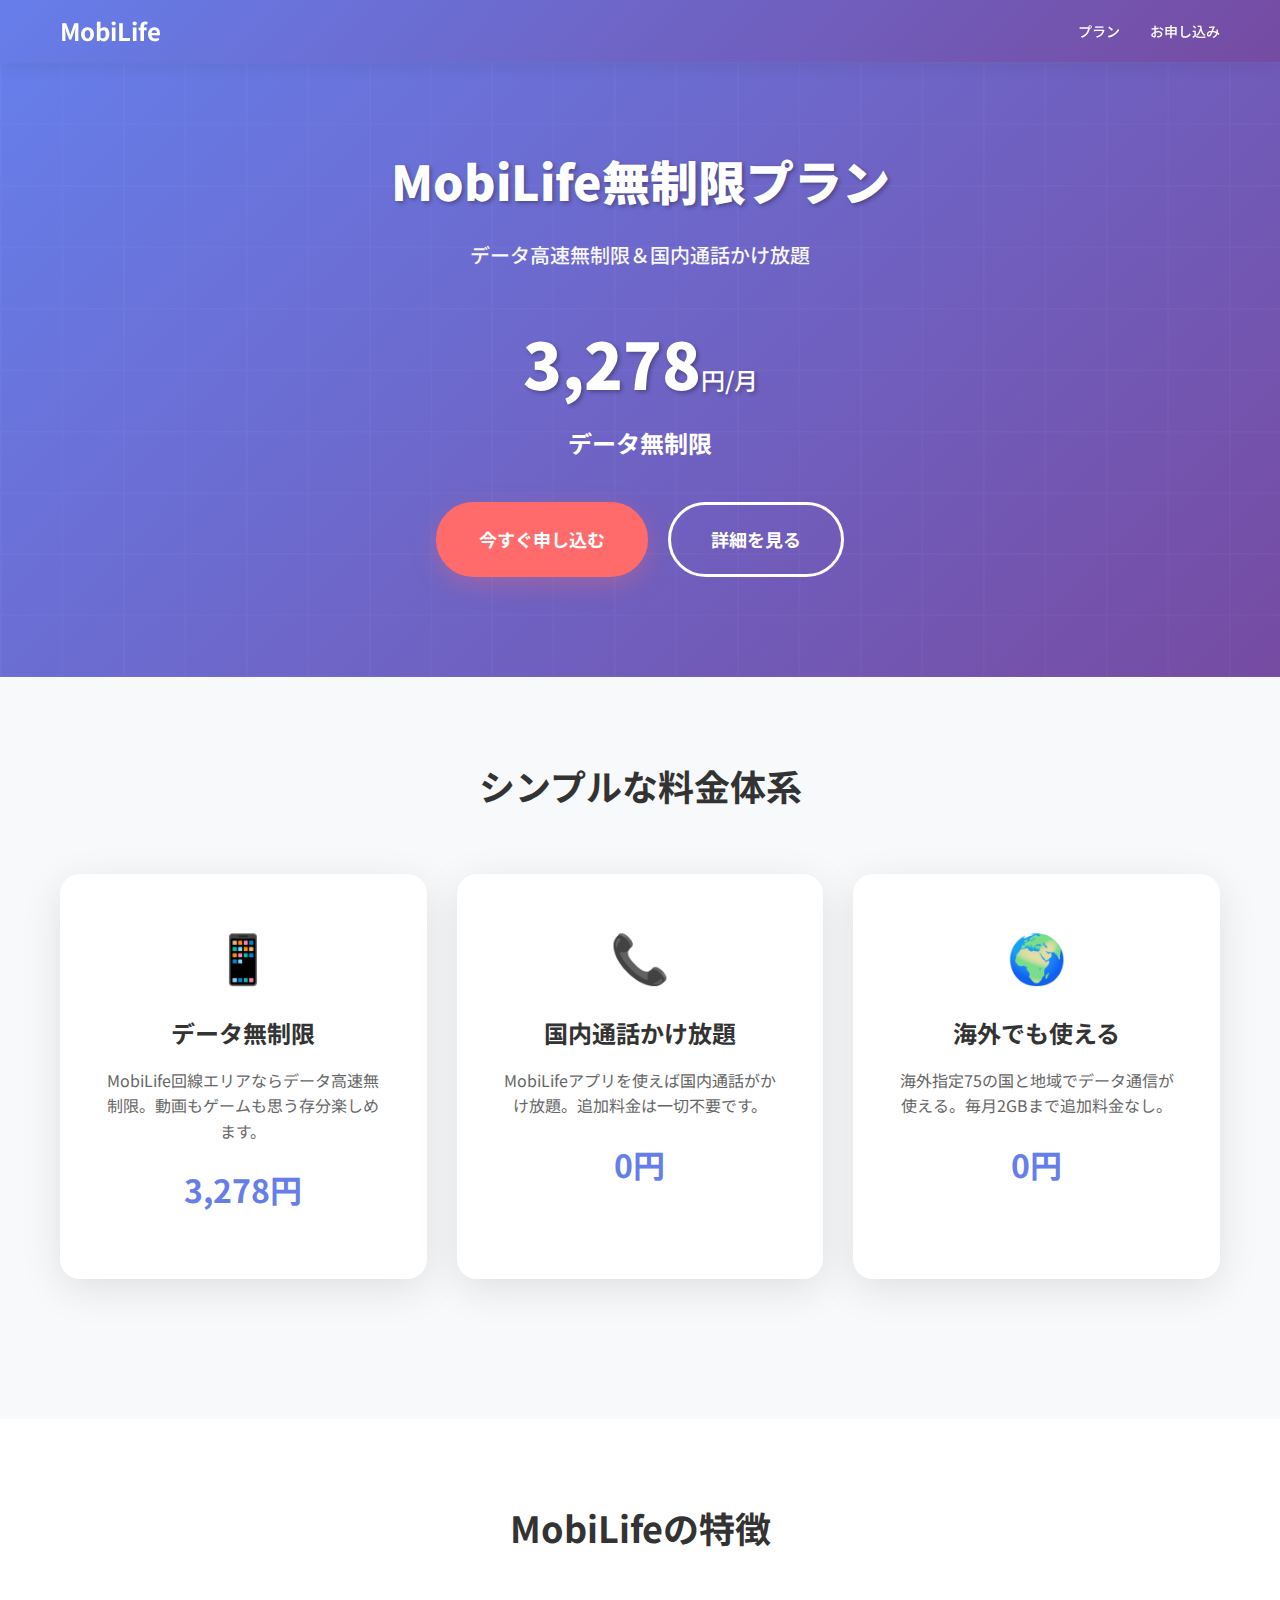
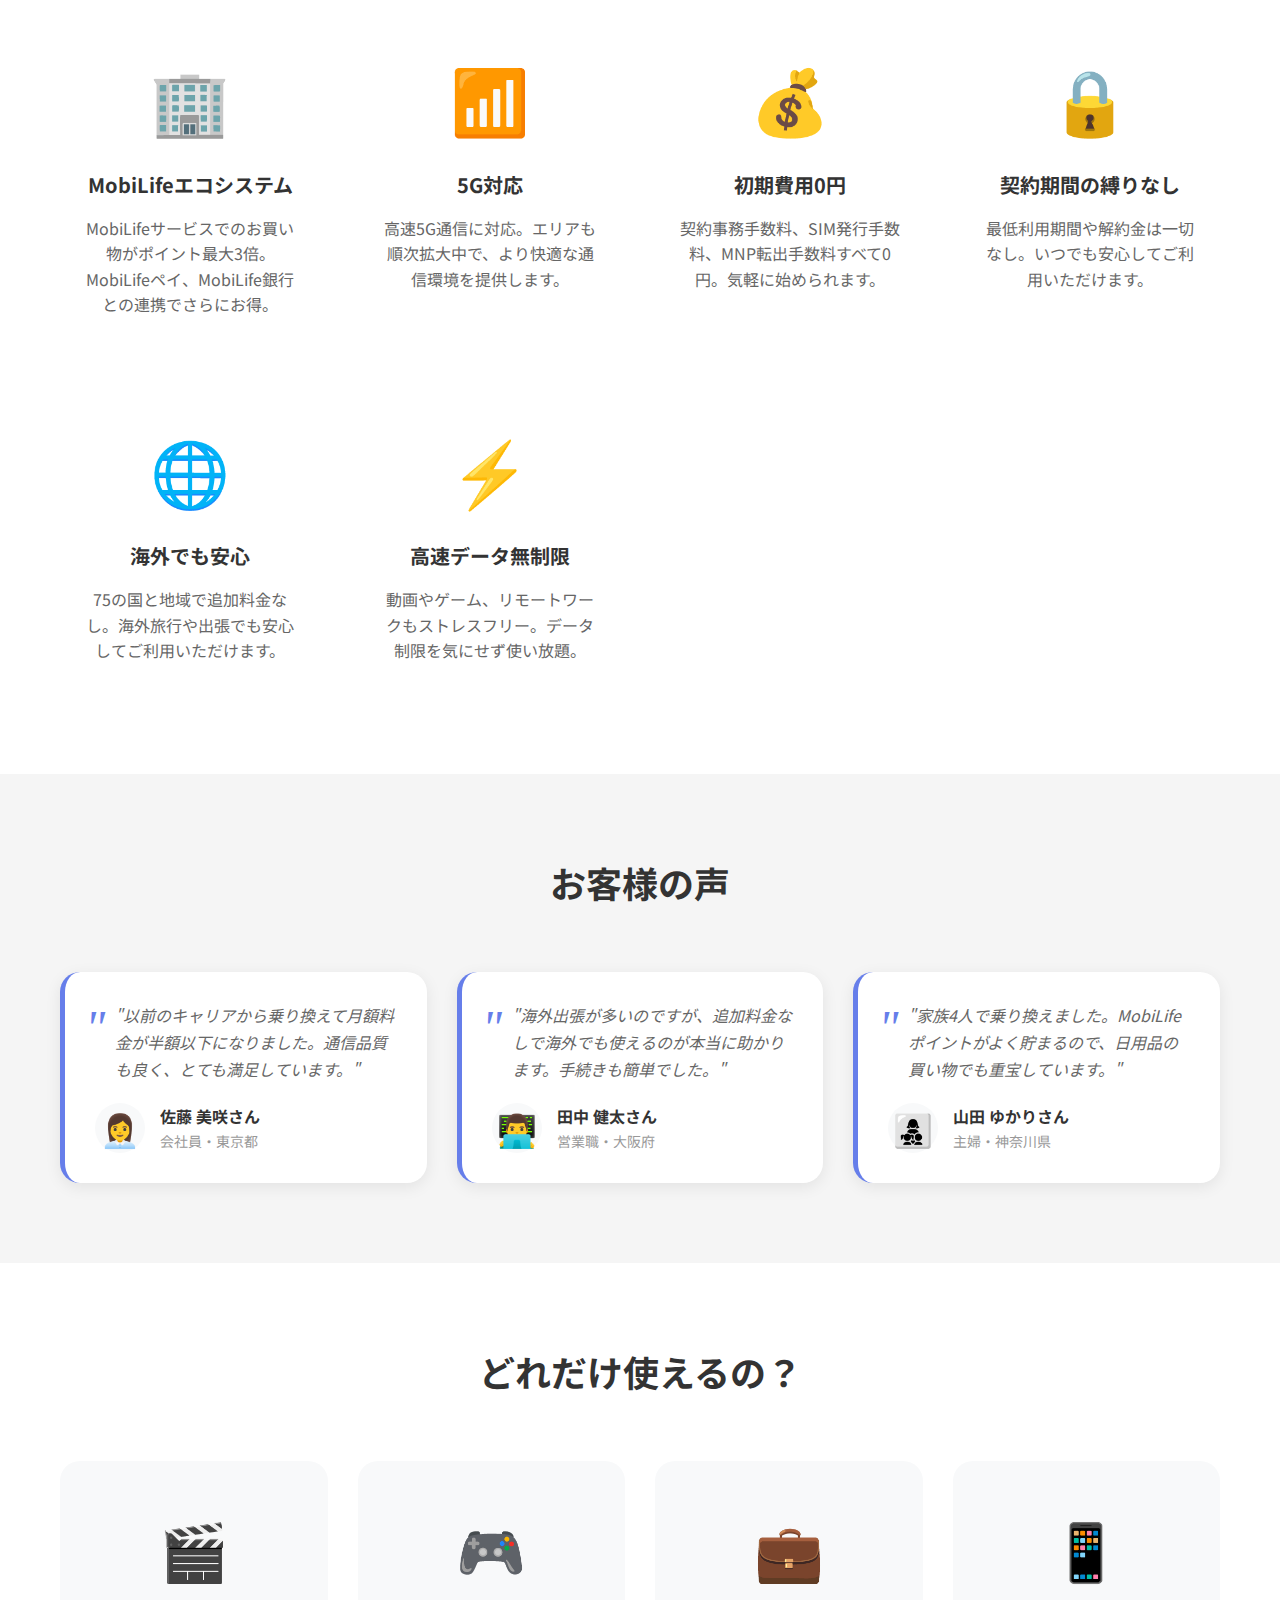
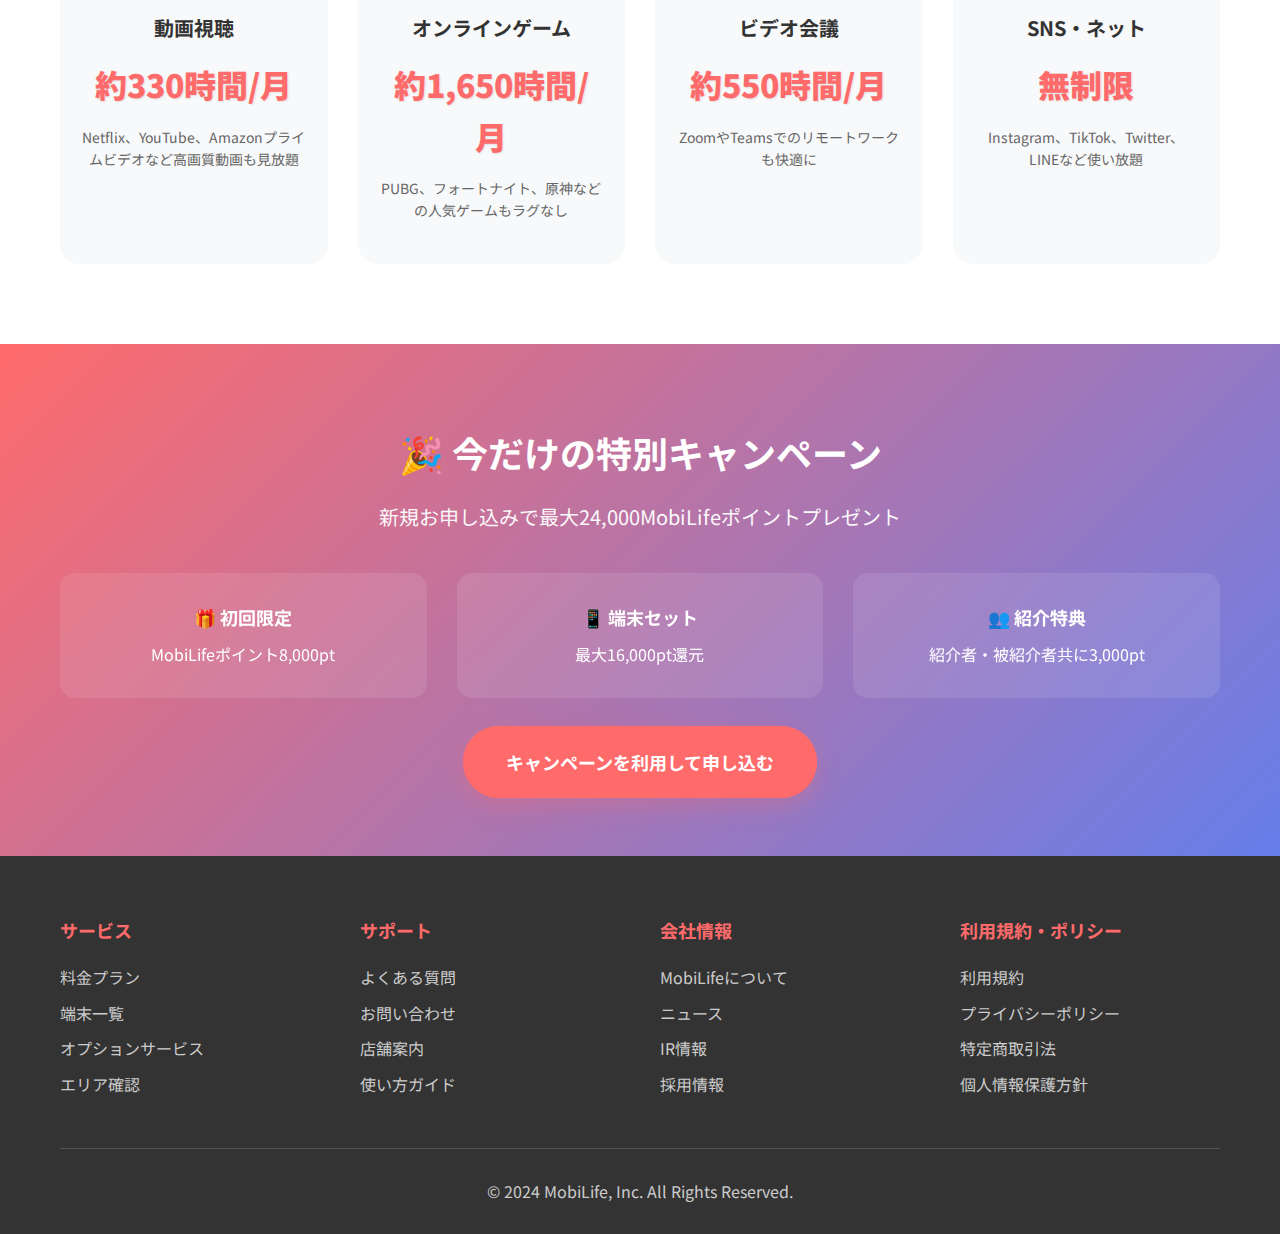
<file: index.html>
<!DOCTYPE html>
<html lang="ja">
<head>
    <meta charset="UTF-8">
    <meta name="viewport" content="width=device-width, initial-scale=1.0">
    <title>MobiLife | 無制限プラン</title>
    <link rel="preconnect" href="https://fonts.googleapis.com">
    <link rel="preconnect" href="https://fonts.gstatic.com" crossorigin>
    <link href="https://fonts.googleapis.com/css2?family=Noto+Sans+JP:wght@400;500;700;900&display=swap" rel="stylesheet">
    <script async="" data-project-name="sample-mobile-faq" src="https://helpfeel.com/projects/js/helpfeel-element.js"></script>
    <!-- Google tag (gtag.js) -->
    <script async src="https://www.googletagmanager.com/gtag/js?id=G-QVV636GRR7"></script>
    <script>
    window.dataLayer = window.dataLayer || [];
    function gtag(){dataLayer.push(arguments);}
    gtag('js', new Date());

      gtag('config', 'G-QVV636GRR7');
    </script>
    <style>
        * {
            margin: 0;
            padding: 0;
            box-sizing: border-box;
        }

        /* ========================================
           CSS Variables (Custom Properties)
        ======================================== */
        :root {
            /* カラーパレット */
            --primary-color: #667eea;
            --primary-dark: #5a6fd8;
            --primary-light: #764ba2;
            --secondary-color: #ff6b6b;
            --accent-color: #28a745;
            
            /* グレースケール */
            --text-primary: #333333;
            --text-secondary: #666666;
            --text-light: #999999;
            --border-color: #e8e8e8;
            --border-light: #f0f0f0;
            --background-primary: #ffffff;
            --background-secondary: #f5f5f5;
            --background-accent: #f8f9fa;
            
            /* フォント */
            --font-family: 'Noto Sans JP', sans-serif;
            --font-weight-normal: 400;
            --font-weight-medium: 500;
            --font-weight-semibold: 600;
            --font-weight-bold: 700;
            
            /* スペーシング */
            --spacing-xs: 0.25rem;
            --spacing-sm: 0.5rem;
            --spacing-md: 1rem;
            --spacing-lg: 1.5rem;
            --spacing-xl: 2rem;
            --spacing-xxl: 3rem;
            
            /* ボーダー半径 */
            --border-radius-sm: 4px;
            --border-radius-md: 8px;
            --border-radius-lg: 12px;
            --border-radius-xl: 16px;
            --border-radius-round: 50%;
            
            /* シャドウ */
            --shadow-sm: 0 2px 4px rgba(0, 0, 0, 0.06);
            --shadow-md: 0 4px 16px rgba(0, 0, 0, 0.08);
            --shadow-lg: 0 8px 24px rgba(0, 0, 0, 0.12);
            --shadow-xl: 0 12px 32px rgba(0, 0, 0, 0.16);
            
            /* トランジション */
            --transition-fast: 0.15s ease;
            --transition-normal: 0.3s ease;
            --transition-slow: 0.5s ease;
        }

        body {
            font-family: var(--font-family);
            background-color: var(--background-primary);
            color: var(--text-primary);
            line-height: 1.6;
        }

        /* ヘッダー */
        .header {
            background: linear-gradient(135deg, var(--primary-color) 0%, var(--primary-light) 100%);
            color: white;
            padding: 0;
            position: sticky;
            top: 0;
            z-index: 100;
            box-shadow: var(--shadow-md);
        }

        .header-container {
            max-width: 1200px;
            margin: 0 auto;
            display: flex;
            justify-content: space-between;
            align-items: center;
            padding: 12px 20px;
        }

        .logo {
            font-size: 24px;
            font-weight: 700;
            text-decoration: none;
            color: white;
        }

        .nav {
            display: flex;
            list-style: none;
            gap: 30px;
        }

        .nav a {
            color: white;
            text-decoration: none;
            font-weight: 500;
            font-size: 14px;
            transition: opacity 0.3s;
        }

        .nav a:hover {
            opacity: 0.8;
        }

        .cart-icon {
            background: none;
            border: 2px solid white;
            color: white;
            padding: 8px 16px;
            border-radius: 4px;
            font-size: 14px;
            cursor: pointer;
            transition: all 0.3s;
        }

        .cart-icon:hover {
            background-color: white;
            color: #bf0000;
        }

        /* ヒーローセクション */
        .hero {
            background: linear-gradient(135deg, var(--primary-color) 0%, var(--primary-light) 100%);
            color: white;
            padding: 80px 0 100px;
            text-align: center;
            position: relative;
            overflow: hidden;
        }

        .hero::before {
            content: '';
            position: absolute;
            top: 0;
            left: 0;
            right: 0;
            bottom: 0;
            background: url('data:image/svg+xml,<svg xmlns="http://www.w3.org/2000/svg" viewBox="0 0 100 100"><defs><pattern id="grid" width="10" height="10" patternUnits="userSpaceOnUse"><path d="M 10 0 L 0 0 0 10" fill="none" stroke="rgba(255,255,255,0.1)" stroke-width="0.5"/></pattern></defs><rect width="100" height="100" fill="url(%23grid)"/></svg>');
            opacity: 0.3;
        }

        .hero-container {
            max-width: 1200px;
            margin: 0 auto;
            padding: 0 20px;
            position: relative;
            z-index: 2;
        }

        .hero h1 {
            font-size: 48px;
            font-weight: 900;
            margin-bottom: 20px;
            text-shadow: 2px 2px 4px rgba(0,0,0,0.3);
        }

        .hero-subtitle {
            font-size: 20px;
            margin-bottom: 40px;
            opacity: 0.95;
            font-weight: 500;
        }

        .hero-price {
            font-size: 64px;
            font-weight: 900;
            margin-bottom: 10px;
            text-shadow: 2px 2px 4px rgba(0,0,0,0.3);
        }

        .hero-price .unit {
            font-size: 24px;
            font-weight: 500;
        }

        .hero-data {
            font-size: 24px;
            margin-bottom: 40px;
            font-weight: 700;
        }

        .cta-buttons {
            display: flex;
            gap: 20px;
            justify-content: center;
            flex-wrap: wrap;
        }

        .cta-primary {
            background: var(--secondary-color);
            color: white;
            padding: 20px 40px;
            border-radius: 50px;
            text-decoration: none;
            font-weight: 700;
            font-size: 18px;
            box-shadow: 0 8px 24px rgba(255, 107, 107, 0.3);
            transition: all var(--transition-normal);
            border: 3px solid var(--secondary-color);
        }

        .cta-primary:hover {
            background: #ff5252;
            transform: translateY(-3px);
            box-shadow: 0 12px 32px rgba(255, 107, 107, 0.4);
        }

        .cta-secondary {
            background: transparent;
            color: white;
            padding: 20px 40px;
            border-radius: 50px;
            text-decoration: none;
            font-weight: 700;
            font-size: 18px;
            border: 3px solid white;
            transition: all 0.3s;
        }

        .cta-secondary:hover {
            background: white;
            color: #bf0000;
        }

        /* プラン詳細セクション */
        .plan-details {
            padding: 80px 0;
            background: #f8f9fa;
        }

        .container {
            max-width: 1200px;
            margin: 0 auto;
            padding: 0 20px;
        }

        .section-title {
            text-align: center;
            font-size: 36px;
            font-weight: 700;
            color: #333;
            margin-bottom: 60px;
        }

        .plan-grid {
            display: grid;
            grid-template-columns: repeat(auto-fit, minmax(300px, 1fr));
            gap: 30px;
            margin-bottom: 60px;
        }

        .plan-card {
            background: white;
            border-radius: 20px;
            padding: 40px;
            text-align: center;
            box-shadow: 0 10px 40px rgba(0,0,0,0.1);
            transition: all 0.3s;
            border: 3px solid transparent;
        }

        .plan-card:hover {
            transform: translateY(-10px);
            box-shadow: 0 20px 60px rgba(102, 126, 234, 0.15);
            border-color: var(--primary-color);
        }

        .plan-icon {
            font-size: 48px;
            margin-bottom: 20px;
        }

        .plan-title {
            font-size: 24px;
            font-weight: 700;
            color: #333;
            margin-bottom: 15px;
        }

        .plan-description {
            font-size: 16px;
            color: #666;
            margin-bottom: 20px;
            line-height: 1.6;
        }

        .plan-price {
            font-size: 32px;
            font-weight: 700;
            color: var(--primary-color);
            margin-bottom: 20px;
        }

        /* 特徴セクション */
        .features {
            padding: 80px 0;
            background: white;
        }

        .features-grid {
            display: grid;
            grid-template-columns: repeat(auto-fit, minmax(250px, 1fr));
            gap: 40px;
        }

        .feature-item {
            text-align: center;
            padding: 30px 20px;
        }

        .feature-icon {
            font-size: 64px;
            margin-bottom: 20px;
            color: var(--primary-color);
        }

        .feature-title {
            font-size: 20px;
            font-weight: 700;
            color: #333;
            margin-bottom: 15px;
        }

        .feature-description {
            font-size: 16px;
            color: #666;
            line-height: 1.6;
        }

        /* キャンペーンセクション */
        .campaign {
            padding: 80px 0;
            background: linear-gradient(135deg, var(--secondary-color) 0%, var(--primary-color) 100%);
            color: white;
            text-align: center;
        }

        .campaign h2 {
            font-size: 36px;
            font-weight: 700;
            margin-bottom: 20px;
        }

        .campaign-subtitle {
            font-size: 20px;
            margin-bottom: 40px;
            opacity: 0.95;
        }

        .campaign-features {
            display: grid;
            grid-template-columns: repeat(auto-fit, minmax(200px, 1fr));
            gap: 30px;
            margin-bottom: 50px;
        }

        .campaign-feature {
            background: rgba(255,255,255,0.1);
            padding: 30px 20px;
            border-radius: 15px;
            backdrop-filter: blur(10px);
        }

        .campaign-feature h3 {
            font-size: 18px;
            font-weight: 700;
            margin-bottom: 10px;
        }

        /* フッター */
        .footer {
            background: #333;
            color: white;
            padding: 60px 0 30px;
        }

        .footer-content {
            display: grid;
            grid-template-columns: repeat(auto-fit, minmax(250px, 1fr));
            gap: 40px;
            margin-bottom: 40px;
        }

        .footer-section h4 {
            font-size: 18px;
            font-weight: 700;
            margin-bottom: 20px;
            color: var(--secondary-color);
        }

        .footer-section ul {
            list-style: none;
        }

        .footer-section ul li {
            margin-bottom: 10px;
        }

        .footer-section ul li a {
            color: #ccc;
            text-decoration: none;
            transition: color 0.3s;
        }

        .footer-section ul li a:hover {
            color: var(--secondary-color);
        }

        .footer-bottom {
            text-align: center;
            padding-top: 30px;
            border-top: 1px solid #555;
            color: #ccc;
        }

        /* お客様の声セクション */
        .testimonials {
            padding: 80px 0;
            background: var(--background-secondary);
        }

        .testimonials-grid {
            display: grid;
            grid-template-columns: repeat(auto-fit, minmax(300px, 1fr));
            gap: 30px;
        }

        .testimonial-card {
            background: white;
            border-radius: 20px;
            padding: 30px;
            box-shadow: var(--shadow-md);
            transition: all var(--transition-normal);
            border-left: 5px solid var(--primary-color);
        }

        .testimonial-card:hover {
            transform: translateY(-5px);
            box-shadow: var(--shadow-lg);
        }

        .testimonial-content {
            margin-bottom: 20px;
        }

        .testimonial-content p {
            font-style: italic;
            font-size: 16px;
            line-height: 1.7;
            color: var(--text-secondary);
            position: relative;
            padding-left: 20px;
        }

        .testimonial-content p::before {
            content: '"';
            font-size: 48px;
            color: var(--primary-color);
            position: absolute;
            left: -10px;
            top: -15px;
            font-family: serif;
        }

        .testimonial-author {
            display: flex;
            align-items: center;
            gap: 15px;
        }

        .author-avatar {
            font-size: 32px;
            width: 50px;
            height: 50px;
            background: var(--background-accent);
            border-radius: 50%;
            display: flex;
            align-items: center;
            justify-content: center;
        }

        .author-name {
            font-weight: 700;
            color: var(--text-primary);
            font-size: 16px;
        }

        .author-detail {
            font-size: 14px;
            color: var(--text-light);
        }

        /* データ利用量比較セクション */
        .data-comparison {
            padding: 80px 0;
            background: white;
        }

        .comparison-grid {
            display: grid;
            grid-template-columns: repeat(auto-fit, minmax(250px, 1fr));
            gap: 30px;
        }

        .comparison-item {
            text-align: center;
            padding: 40px 20px;
            background: var(--background-accent);
            border-radius: 20px;
            transition: all var(--transition-normal);
            border: 2px solid transparent;
        }

        .comparison-item:hover {
            transform: translateY(-10px);
            border-color: var(--primary-color);
            box-shadow: var(--shadow-lg);
        }

        .comparison-icon {
            font-size: 56px;
            margin-bottom: 20px;
        }

        .comparison-item h3 {
            font-size: 20px;
            font-weight: 700;
            color: var(--text-primary);
            margin-bottom: 15px;
        }

        .comparison-data {
            font-size: 32px;
            font-weight: 900;
            color: var(--secondary-color);
            margin-bottom: 15px;
            text-shadow: 1px 1px 2px rgba(0,0,0,0.1);
        }

        .comparison-item p {
            font-size: 14px;
            color: var(--text-secondary);
            line-height: 1.6;
        }

        /* レスポンシブ */
        @media (max-width: 768px) {
            .header-container {
                flex-direction: column;
                gap: 15px;
            }

            .nav {
                gap: 15px;
            }

            .nav a {
                font-size: 12px;
            }

            .hero {
                padding: 60px 0 80px;
            }

            .hero h1 {
                font-size: 32px;
            }

            .hero-price {
                font-size: 48px;
            }

            .hero-data {
                font-size: 20px;
            }

            .cta-buttons {
                flex-direction: column;
                align-items: center;
            }

            .section-title {
                font-size: 28px;
            }

            .plan-grid {
                grid-template-columns: 1fr;
            }

            .features-grid {
                grid-template-columns: 1fr;
            }

            .campaign-features {
                grid-template-columns: 1fr;
            }

            .testimonials-grid {
                grid-template-columns: 1fr;
            }

            .comparison-grid {
                grid-template-columns: 1fr;
            }
        }

        @media (max-width: 480px) {
            .hero h1 {
                font-size: 24px;
            }

            .hero-price {
                font-size: 36px;
            }

            .cta-primary,
            .cta-secondary {
                padding: 15px 30px;
                font-size: 16px;
            }
        }
    </style>
</head>
<body>
    <!-- ヘッダー -->
    <header class="header">
        <div class="header-container">
            <a href="#" class="logo">MobiLife</a>
            <nav>
                <ul class="nav">
                    <li><a href="#plan">プラン</a></li>
                    <li><a href="apply.html" class="nav-cta">お申し込み</a></li>
                </ul>
            </nav>
        </div>
    </header>

    <!-- ヒーローセクション -->
    <section class="hero">
        <div class="hero-container">
            <h1>MobiLife無制限プラン</h1>
            <p class="hero-subtitle">データ高速無制限＆国内通話かけ放題</p>
            <div class="hero-price">3,278<span class="unit">円/月</span></div>
            <div class="hero-data">データ無制限</div>
            <div class="cta-buttons">
                <a href="apply.html" class="cta-primary">今すぐ申し込む</a>
                <a href="#plan" class="cta-secondary">詳細を見る</a>
            </div>
        </div>
    </section>

    <!-- プラン詳細 -->
    <section id="plan" class="plan-details">
        <div class="container">
            <h2 class="section-title">シンプルな料金体系</h2>
            <div class="plan-grid">
                <div class="plan-card">
                    <div class="plan-icon">📱</div>
                    <h3 class="plan-title">データ無制限</h3>
                    <p class="plan-description">MobiLife回線エリアならデータ高速無制限。動画もゲームも思う存分楽しめます。</p>
                    <div class="plan-price">3,278円</div>
                </div>
                <div class="plan-card">
                    <div class="plan-icon">📞</div>
                    <h3 class="plan-title">国内通話かけ放題</h3>
                    <p class="plan-description">MobiLifeアプリを使えば国内通話がかけ放題。追加料金は一切不要です。</p>
                    <div class="plan-price">0円</div>
                </div>
                <div class="plan-card">
                    <div class="plan-icon">🌍</div>
                    <h3 class="plan-title">海外でも使える</h3>
                    <p class="plan-description">海外指定75の国と地域でデータ通信が使える。毎月2GBまで追加料金なし。</p>
                    <div class="plan-price">0円</div>
                </div>
            </div>
        </div>
    </section>

    <!-- 特徴セクション -->
    <section id="features" class="features">
        <div class="container">
            <h2 class="section-title">MobiLifeの特徴</h2>
            <div class="features-grid">
                <div class="feature-item">
                    <div class="feature-icon">🏢</div>
                    <h3 class="feature-title">MobiLifeエコシステム</h3>
                    <p class="feature-description">MobiLifeサービスでのお買い物がポイント最大3倍。MobiLifeペイ、MobiLife銀行との連携でさらにお得。</p>
                </div>
                <div class="feature-item">
                    <div class="feature-icon">📶</div>
                    <h3 class="feature-title">5G対応</h3>
                    <p class="feature-description">高速5G通信に対応。エリアも順次拡大中で、より快適な通信環境を提供します。</p>
                </div>
                <div class="feature-item">
                    <div class="feature-icon">💰</div>
                    <h3 class="feature-title">初期費用0円</h3>
                    <p class="feature-description">契約事務手数料、SIM発行手数料、MNP転出手数料すべて0円。気軽に始められます。</p>
                </div>
                <div class="feature-item">
                    <div class="feature-icon">🔒</div>
                    <h3 class="feature-title">契約期間の縛りなし</h3>
                    <p class="feature-description">最低利用期間や解約金は一切なし。いつでも安心してご利用いただけます。</p>
                </div>
                <div class="feature-item">
                    <div class="feature-icon">🌐</div>
                    <h3 class="feature-title">海外でも安心</h3>
                    <p class="feature-description">75の国と地域で追加料金なし。海外旅行や出張でも安心してご利用いただけます。</p>
                </div>
                <div class="feature-item">
                    <div class="feature-icon">⚡</div>
                    <h3 class="feature-title">高速データ無制限</h3>
                    <p class="feature-description">動画やゲーム、リモートワークもストレスフリー。データ制限を気にせず使い放題。</p>
                </div>
            </div>
        </div>
    </section>

    <!-- お客様の声セクション -->
    <section class="testimonials">
        <div class="container">
            <h2 class="section-title">お客様の声</h2>
            <div class="testimonials-grid">
                <div class="testimonial-card">
                    <div class="testimonial-content">
                        <p>"以前のキャリアから乗り換えて月額料金が半額以下になりました。通信品質も良く、とても満足しています。"</p>
                    </div>
                    <div class="testimonial-author">
                        <div class="author-avatar">👩‍💼</div>
                        <div class="author-info">
                            <div class="author-name">佐藤 美咲さん</div>
                            <div class="author-detail">会社員・東京都</div>
                        </div>
                    </div>
                </div>
                <div class="testimonial-card">
                    <div class="testimonial-content">
                        <p>"海外出張が多いのですが、追加料金なしで海外でも使えるのが本当に助かります。手続きも簡単でした。"</p>
                    </div>
                    <div class="testimonial-author">
                        <div class="author-avatar">👨‍💻</div>
                        <div class="author-info">
                            <div class="author-name">田中 健太さん</div>
                            <div class="author-detail">営業職・大阪府</div>
                        </div>
                    </div>
                </div>
                <div class="testimonial-card">
                    <div class="testimonial-content">
                        <p>"家族4人で乗り換えました。MobiLifeポイントがよく貯まるので、日用品の買い物でも重宝しています。"</p>
                    </div>
                    <div class="testimonial-author">
                        <div class="author-avatar">👩‍👧‍👦</div>
                        <div class="author-info">
                            <div class="author-name">山田 ゆかりさん</div>
                            <div class="author-detail">主婦・神奈川県</div>
                        </div>
                    </div>
                </div>
            </div>
        </div>
    </section>

    <!-- データ利用量比較セクション -->
    <section class="data-comparison">
        <div class="container">
            <h2 class="section-title">どれだけ使えるの？</h2>
            <div class="comparison-grid">
                <div class="comparison-item">
                    <div class="comparison-icon">🎬</div>
                    <h3>動画視聴</h3>
                    <div class="comparison-data">約330時間/月</div>
                    <p>Netflix、YouTube、Amazonプライムビデオなど高画質動画も見放題</p>
                </div>
                <div class="comparison-item">
                    <div class="comparison-icon">🎮</div>
                    <h3>オンラインゲーム</h3>
                    <div class="comparison-data">約1,650時間/月</div>
                    <p>PUBG、フォートナイト、原神などの人気ゲームもラグなし</p>
                </div>
                <div class="comparison-item">
                    <div class="comparison-icon">💼</div>
                    <h3>ビデオ会議</h3>
                    <div class="comparison-data">約550時間/月</div>
                    <p>ZoomやTeamsでのリモートワークも快適に</p>
                </div>
                <div class="comparison-item">
                    <div class="comparison-icon">📱</div>
                    <h3>SNS・ネット</h3>
                    <div class="comparison-data">無制限</div>
                    <p>Instagram、TikTok、Twitter、LINEなど使い放題</p>
                </div>
            </div>
        </div>
    </section>

    <!-- キャンペーンセクション -->
    <section class="campaign">
        <div class="container">
            <h2>🎉 今だけの特別キャンペーン</h2>
            <p class="campaign-subtitle">新規お申し込みで最大24,000MobiLifeポイントプレゼント</p>
            <div class="campaign-features">
                <div class="campaign-feature">
                    <h3>🎁 初回限定</h3>
                    <p>MobiLifeポイント8,000pt</p>
                </div>
                <div class="campaign-feature">
                    <h3>📱 端末セット</h3>
                    <p>最大16,000pt還元</p>
                </div>
                <div class="campaign-feature">
                    <h3>👥 紹介特典</h3>
                    <p>紹介者・被紹介者共に3,000pt</p>
                </div>
            </div>
            <a href="apply.html" class="cta-primary">キャンペーンを利用して申し込む</a>
        </div>
    </section>

    <!-- フッター -->
    <footer class="footer">
        <div class="container">
            <div class="footer-content">
                <div class="footer-section">
                    <h4>サービス</h4>
                    <ul>
                        <li><a href="#">料金プラン</a></li>
                        <li><a href="#">端末一覧</a></li>
                        <li><a href="#">オプションサービス</a></li>
                        <li><a href="#">エリア確認</a></li>
                    </ul>
                </div>
                <div class="footer-section">
                    <h4>サポート</h4>
                    <ul>
                        <li><a href="#">よくある質問</a></li>
                        <li><a href="#">お問い合わせ</a></li>
                        <li><a href="#">店舗案内</a></li>
                        <li><a href="#">使い方ガイド</a></li>
                    </ul>
                </div>
                <div class="footer-section">
                    <h4>会社情報</h4>
                    <ul>
                        <li><a href="#">MobiLifeについて</a></li>
                        <li><a href="#">ニュース</a></li>
                        <li><a href="#">IR情報</a></li>
                        <li><a href="#">採用情報</a></li>
                    </ul>
                </div>
                <div class="footer-section">
                    <h4>利用規約・ポリシー</h4>
                    <ul>
                        <li><a href="#">利用規約</a></li>
                        <li><a href="#">プライバシーポリシー</a></li>
                        <li><a href="#">特定商取引法</a></li>
                        <li><a href="#">個人情報保護方針</a></li>
                    </ul>
                </div>
            </div>
            <div class="footer-bottom">
                <p>&copy; 2024 MobiLife, Inc. All Rights Reserved.</p>
            </div>
        </div>
    </footer>
</body>
</html>
</file>
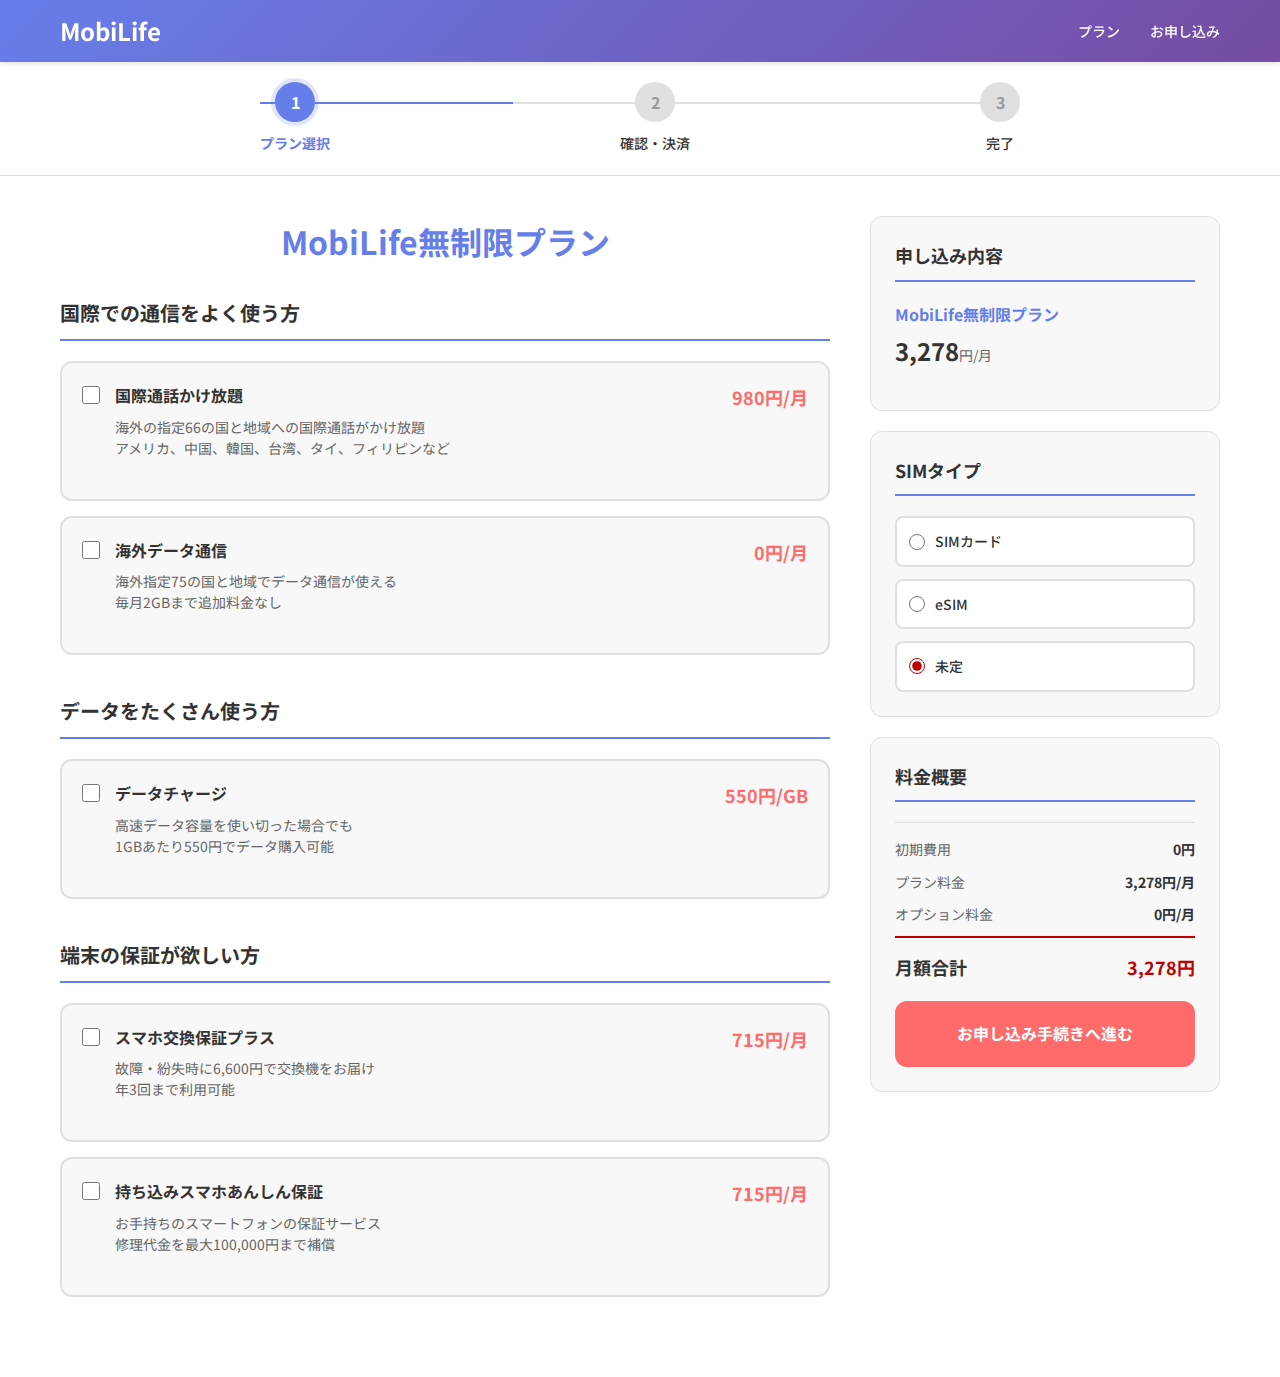
<file: apply.html>
<!DOCTYPE html>
<html lang="ja">
<head>
    <meta charset="UTF-8">
    <meta name="viewport" content="width=device-width, initial-scale=1.0">
    <title>MobiLife無制限プラン | MobiLife</title>
    <link rel="preconnect" href="https://fonts.googleapis.com">
    <link rel="preconnect" href="https://fonts.gstatic.com" crossorigin>
    <link href="https://fonts.googleapis.com/css2?family=Noto+Sans+JP:wght@400;500;700&display=swap" rel="stylesheet">
    <script async="" data-project-name="sample-mobile-faq" src="https://helpfeel.com/projects/js/helpfeel-element.js"></script>
    <!-- Google tag (gtag.js) -->
    <script async src="https://www.googletagmanager.com/gtag/js?id=G-QVV636GRR7"></script>
    <script>
    window.dataLayer = window.dataLayer || [];
    function gtag(){dataLayer.push(arguments);}
    gtag('js', new Date());

      gtag('config', 'G-QVV636GRR7');
    </script>

    <style>
        * {
            margin: 0;
            padding: 0;
            box-sizing: border-box;
        }

        :root {
            --primary-color: #667eea;
            --primary-dark: #5a6fd8;
            --primary-light: #764ba2;
            --secondary-color: #ff6b6b;
            --accent-color: #28a745;
            --text-primary: #333333;
            --text-secondary: #666666;
            --background-primary: #ffffff;
            --background-secondary: #f5f5f5;
            --background-accent: #f8f9fa;
            --border-color: #e8e8e8;
            --transition-normal: 0.3s ease;
        }

        body {
            font-family: 'Noto Sans JP', sans-serif;
            background-color: var(--background-primary);
            color: var(--text-primary);
            line-height: 1.6;
        }

        /* ヘッダー */
        .header {
            background: linear-gradient(135deg, var(--primary-color) 0%, var(--primary-light) 100%);
            color: white;
            padding: 0;
            position: sticky;
            top: 0;
            z-index: 100;
            box-shadow: 0 2px 4px rgba(0,0,0,0.1);
        }

        /* 進行状況インジケーター */
        .progress-container {
            background: white;
            border-bottom: 1px solid #e0e0e0;
            padding: 20px 0;
        }

        .progress-wrapper {
            max-width: 800px;
            margin: 0 auto;
            padding: 0 20px;
        }

        .progress-steps {
            display: flex;
            justify-content: space-between;
            position: relative;
        }

        .progress-steps::before {
            content: '';
            position: absolute;
            top: 20px;
            left: 0;
            right: 0;
            height: 2px;
            background: #e0e0e0;
            z-index: 1;
        }

        .progress-steps::after {
            content: '';
            position: absolute;
            top: 20px;
            left: 0;
            width: 33.33%;
            height: 2px;
            background: var(--primary-color);
            z-index: 2;
            transition: width 0.3s;
        }

        .progress-step {
            display: flex;
            flex-direction: column;
            align-items: center;
            position: relative;
            z-index: 3;
        }

        .step-circle {
            width: 40px;
            height: 40px;
            border-radius: 50%;
            display: flex;
            align-items: center;
            justify-content: center;
            font-weight: 700;
            margin-bottom: 10px;
            transition: all 0.3s;
        }

        .step-circle.completed {
            background: var(--primary-color);
            color: white;
        }

        .step-circle.current {
            background: var(--primary-color);
            color: white;
            box-shadow: 0 0 0 4px rgba(102, 126, 234, 0.2);
        }

        .step-circle.pending {
            background: #e0e0e0;
            color: #999;
        }

        .step-label {
            font-size: 14px;
            font-weight: 500;
            text-align: center;
        }

        .step-label.current {
            color: var(--primary-color);
            font-weight: 700;
        }

        .header-container {
            max-width: 1200px;
            margin: 0 auto;
            display: flex;
            justify-content: space-between;
            align-items: center;
            padding: 12px 20px;
        }

        .logo {
            font-size: 24px;
            font-weight: 700;
            text-decoration: none;
            color: white;
        }

        .nav {
            display: flex;
            list-style: none;
            gap: 30px;
        }

        .nav a {
            color: white;
            text-decoration: none;
            font-weight: 500;
            font-size: 14px;
            transition: opacity 0.3s;
        }

        .nav a:hover {
            opacity: 0.8;
        }

        .cart-icon {
            background: none;
            border: 2px solid white;
            color: white;
            padding: 8px 16px;
            border-radius: 4px;
            font-size: 14px;
            cursor: pointer;
            transition: all 0.3s;
        }

        .cart-icon:hover {
            background-color: white;
            color: #bf0000;
        }

        /* メインコンテンツ */
        .main-container {
            max-width: 1200px;
            margin: 0 auto;
            padding: 40px 20px;
            display: grid;
            grid-template-columns: 1fr 350px;
            gap: 40px;
        }

        .content-area {
            min-height: 600px;
        }

        .page-title {
            font-size: 32px;
            font-weight: 700;
            color: var(--primary-color);
            margin-bottom: 30px;
            text-align: center;
        }

        /* オプションセクション */
        .option-section {
            margin-bottom: 40px;
        }

        .section-title {
            font-size: 20px;
            font-weight: 700;
            color: #333;
            margin-bottom: 20px;
            padding-bottom: 10px;
            border-bottom: 2px solid var(--primary-color);
        }

        .option-cards {
            display: flex;
            flex-direction: column;
            gap: 15px;
        }

        .option-card {
            background-color: #f8f8f8;
            border: 2px solid #e0e0e0;
            border-radius: 12px;
            padding: 20px;
            transition: all 0.3s;
            cursor: pointer;
        }

        .option-card:hover {
            border-color: var(--primary-color);
            box-shadow: 0 4px 12px rgba(102, 126, 234, 0.1);
        }

        .option-card.selected {
            border-color: var(--primary-color);
            background-color: #f8f9ff;
        }

        .option-header {
            display: flex;
            align-items: flex-start;
            gap: 15px;
            margin-bottom: 10px;
        }

        .option-checkbox {
            margin-top: 3px;
            width: 18px;
            height: 18px;
            accent-color: var(--primary-color);
        }

        .option-info {
            flex: 1;
        }

        .option-name {
            font-size: 16px;
            font-weight: 700;
            color: #333;
            margin-bottom: 8px;
        }

        .option-description {
            font-size: 14px;
            color: #666;
            line-height: 1.5;
            margin-bottom: 10px;
        }

        .option-price {
            font-size: 18px;
            font-weight: 700;
            color: var(--secondary-color);
            text-align: right;
        }

        /* サイドバー */
        .sidebar {
            min-height: 600px;
        }

        .sidebar-panel {
            background-color: #f8f8f8;
            border: 1px solid #e0e0e0;
            border-radius: 12px;
            padding: 24px;
            margin-bottom: 20px;
        }

        .panel-title {
            font-size: 18px;
            font-weight: 700;
            color: #333;
            margin-bottom: 20px;
            padding-bottom: 10px;
            border-bottom: 2px solid var(--primary-color);
        }

        .plan-summary {
            margin-bottom: 15px;
        }

        .plan-name {
            font-size: 16px;
            font-weight: 700;
            color: var(--primary-color);
            margin-bottom: 5px;
        }

        .plan-price {
            font-size: 24px;
            font-weight: 700;
            color: #333;
        }

        .plan-price .unit {
            font-size: 14px;
            font-weight: 400;
            color: #666;
        }

        /* SIMタイプ選択 */
        .sim-type-options {
            display: flex;
            flex-direction: column;
            gap: 12px;
        }

        .sim-option {
            display: flex;
            align-items: center;
            gap: 10px;
            padding: 12px;
            background-color: white;
            border: 2px solid #e0e0e0;
            border-radius: 8px;
            cursor: pointer;
            transition: all 0.3s;
        }

        .sim-option:hover {
            border-color: #bf0000;
        }

        .sim-option.selected {
            border-color: #bf0000;
            background-color: #fff5f5;
        }

        .sim-radio {
            width: 16px;
            height: 16px;
            accent-color: #bf0000;
        }

        .sim-label {
            font-size: 14px;
            font-weight: 500;
            color: #333;
        }

        /* 料金概要 */
        .cost-summary {
            border-top: 1px solid #e0e0e0;
            padding-top: 15px;
        }

        .cost-item {
            display: flex;
            justify-content: space-between;
            align-items: center;
            margin-bottom: 10px;
            font-size: 14px;
        }

        .cost-label {
            color: #666;
        }

        .cost-value {
            font-weight: 700;
            color: #333;
        }

        .total-cost {
            display: flex;
            justify-content: space-between;
            align-items: center;
            padding-top: 15px;
            border-top: 2px solid #bf0000;
            font-size: 18px;
            font-weight: 700;
        }

        .total-label {
            color: #333;
        }

        .total-value {
            color: #bf0000;
        }

        /* チェックアウトボタン */
        .checkout-button {
            display: block;
            width: 100%;
            background: var(--secondary-color);
            color: white;
            text-decoration: none;
            padding: 20px;
            border-radius: 12px;
            text-align: center;
            font-size: 16px;
            font-weight: 700;
            margin-top: 20px;
            transition: all var(--transition-normal);
            border: none;
            cursor: pointer;
        }

        .checkout-button:hover {
            background: #ff5252;
            transform: translateY(-2px);
            box-shadow: 0 8px 24px rgba(255, 107, 107, 0.3);
        }

        /* レスポンシブ */
        @media (max-width: 768px) {
            .main-container {
                grid-template-columns: 1fr;
                gap: 30px;
                padding: 20px 15px;
            }

            .page-title {
                font-size: 24px;
            }

            .nav {
                gap: 15px;
            }

            .nav a {
                font-size: 12px;
            }

            .sidebar {
                order: -1;
            }

            .progress-steps {
                flex-direction: column;
                gap: 20px;
            }

            .progress-steps::before,
            .progress-steps::after {
                display: none;
            }
        }
    </style>
</head>
<body>
    <!-- ヘッダー -->
    <header class="header">
        <div class="header-container">
            <a href="index.html" class="logo">MobiLife</a>
            <nav>
                <ul class="nav">
                    <li><a href="index.html#plan">プラン</a></li>
                    <li><a href="apply.html" class="nav-cta">お申し込み</a></li>
                </ul>
            </nav>
        </div>
    </header>

    <!-- 進行状況インジケーター -->
    <section class="progress-container">
        <div class="progress-wrapper">
            <div class="progress-steps">
                <div class="progress-step">
                    <div class="step-circle current">1</div>
                    <div class="step-label current">プラン選択</div>
                </div>
                <div class="progress-step">
                    <div class="step-circle pending">2</div>
                    <div class="step-label">確認・決済</div>
                </div>
                <div class="progress-step">
                    <div class="step-circle pending">3</div>
                    <div class="step-label">完了</div>
                </div>
            </div>
        </div>
    </section>

    <!-- メインコンテンツ -->
    <main class="main-container">
        <div class="content-area">
            <h1 class="page-title">MobiLife無制限プラン</h1>

            <!-- 国際通信オプション -->
            <section class="option-section">
                <h2 class="section-title">国際での通信をよく使う方</h2>
                <div class="option-cards">
                    <div class="option-card">
                        <div class="option-header">
                            <input type="checkbox" class="option-checkbox" id="international1">
                            <div class="option-info">
                                <div class="option-name">国際通話かけ放題</div>
                                <div class="option-description">
                                    海外の指定66の国と地域への国際通話がかけ放題<br>
                                    アメリカ、中国、韓国、台湾、タイ、フィリピンなど
                                </div>
                            </div>
                            <div class="option-price">980円/月</div>
                        </div>
                    </div>

                    <div class="option-card">
                        <div class="option-header">
                            <input type="checkbox" class="option-checkbox" id="international2">
                            <div class="option-info">
                                <div class="option-name">海外データ通信</div>
                                <div class="option-description">
                                    海外指定75の国と地域でデータ通信が使える<br>
                                    毎月2GBまで追加料金なし
                                </div>
                            </div>
                            <div class="option-price">0円/月</div>
                        </div>
                    </div>
                </div>
            </section>

            <!-- データ追加オプション -->
            <section class="option-section">
                <h2 class="section-title">データをたくさん使う方</h2>
                <div class="option-cards">
                    <div class="option-card">
                        <div class="option-header">
                            <input type="checkbox" class="option-checkbox" id="data1">
                            <div class="option-info">
                                <div class="option-name">データチャージ</div>
                                <div class="option-description">
                                    高速データ容量を使い切った場合でも<br>
                                    1GBあたり550円でデータ購入可能
                                </div>
                            </div>
                            <div class="option-price">550円/GB</div>
                        </div>
                    </div>
                </div>
            </section>

            <!-- 端末保証オプション -->
            <section class="option-section">
                <h2 class="section-title">端末の保証が欲しい方</h2>
                <div class="option-cards">
                    <div class="option-card">
                        <div class="option-header">
                            <input type="checkbox" class="option-checkbox" id="insurance1">
                            <div class="option-info">
                                <div class="option-name">スマホ交換保証プラス</div>
                                <div class="option-description">
                                    故障・紛失時に6,600円で交換機をお届け<br>
                                    年3回まで利用可能
                                </div>
                            </div>
                            <div class="option-price">715円/月</div>
                        </div>
                    </div>

                    <div class="option-card">
                        <div class="option-header">
                            <input type="checkbox" class="option-checkbox" id="insurance2">
                            <div class="option-info">
                                <div class="option-name">持ち込みスマホあんしん保証</div>
                                <div class="option-description">
                                    お手持ちのスマートフォンの保証サービス<br>
                                    修理代金を最大100,000円まで補償
                                </div>
                            </div>
                            <div class="option-price">715円/月</div>
                        </div>
                    </div>
                </div>
            </section>
        </div>

        <!-- サイドバー -->
        <aside class="sidebar">
            <!-- 申し込み内容 -->
            <div class="sidebar-panel">
                <h3 class="panel-title">申し込み内容</h3>
                <div class="plan-summary">
                    <div class="plan-name">MobiLife無制限プラン</div>
                    <div class="plan-price">
                        3,278<span class="unit">円/月</span>
                    </div>
                </div>
            </div>

            <!-- SIMタイプ選択 -->
            <div class="sidebar-panel">
                <h3 class="panel-title">SIMタイプ</h3>
                <div class="sim-type-options">
                    <label class="sim-option">
                        <input type="radio" name="sim-type" value="sim-card" class="sim-radio">
                        <span class="sim-label">SIMカード</span>
                    </label>
                    <label class="sim-option">
                        <input type="radio" name="sim-type" value="esim" class="sim-radio">
                        <span class="sim-label">eSIM</span>
                    </label>
                    <label class="sim-option">
                        <input type="radio" name="sim-type" value="undecided" class="sim-radio" checked>
                        <span class="sim-label">未定</span>
                    </label>
                </div>
            </div>

            <!-- 料金概要 -->
            <div class="sidebar-panel">
                <h3 class="panel-title">料金概要</h3>
                <div class="cost-summary">
                    <div class="cost-item">
                        <span class="cost-label">初期費用</span>
                        <span class="cost-value">0円</span>
                    </div>
                    <div class="cost-item">
                        <span class="cost-label">プラン料金</span>
                        <span class="cost-value">3,278円/月</span>
                    </div>
                    <div class="cost-item">
                        <span class="cost-label">オプション料金</span>
                        <span class="cost-value">0円/月</span>
                    </div>
                    <div class="total-cost">
                        <span class="total-label">月額合計</span>
                        <span class="total-value">3,278円</span>
                    </div>
                </div>
                
                <a href="checkout.html" class="checkout-button">
                    お申し込み手続きへ進む
                </a>
            </div>
        </aside>
    </main>
</body>
</html>
</file>
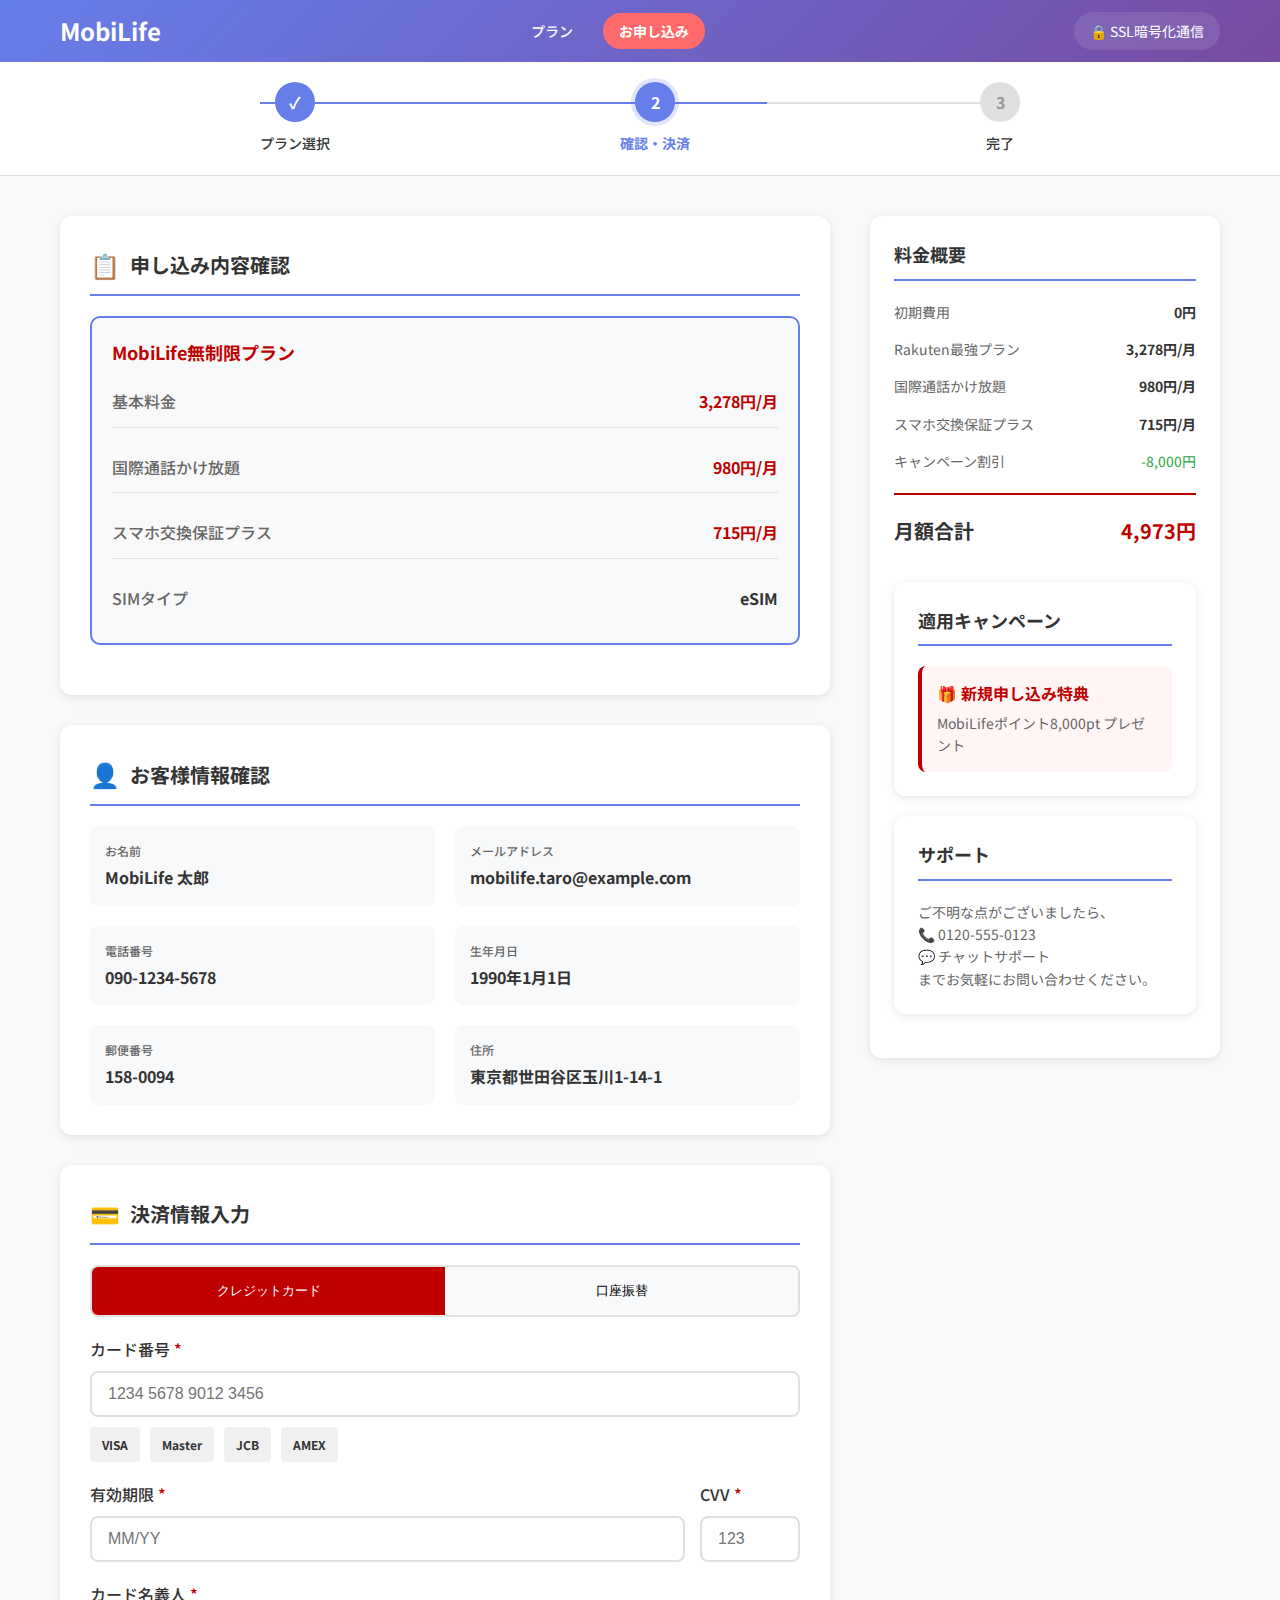
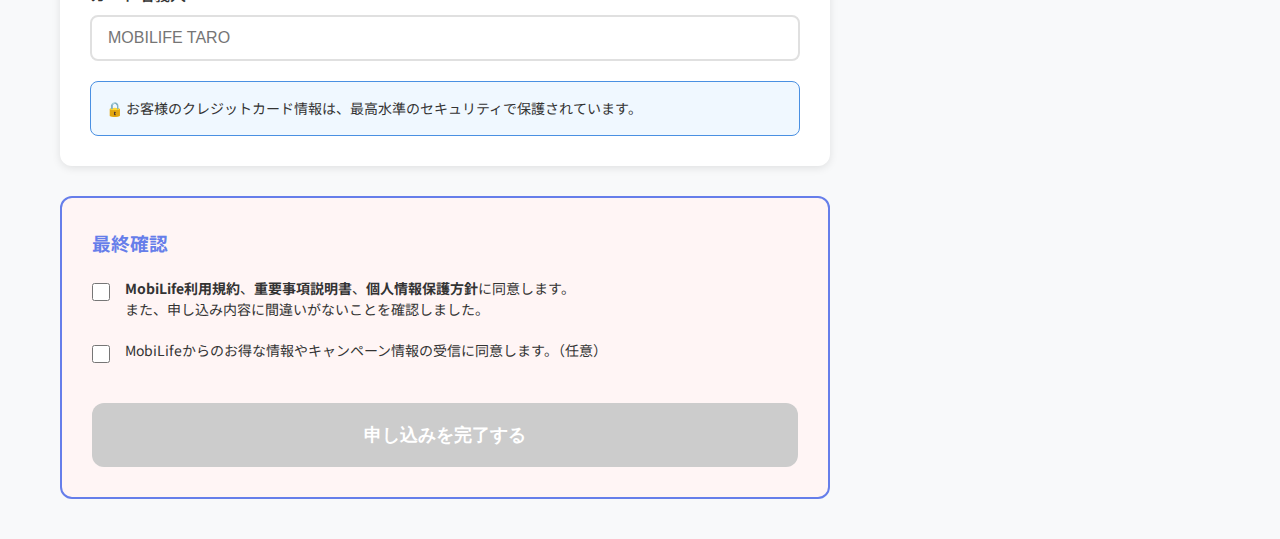
<file: checkout.html>
<!DOCTYPE html>
<html lang="ja">
<head>
    <meta charset="UTF-8">
    <meta name="viewport" content="width=device-width, initial-scale=1.0">
    <title>お申し込み内容確認・決済 | MobiLife</title>
    <link rel="preconnect" href="https://fonts.googleapis.com">
    <link rel="preconnect" href="https://fonts.gstatic.com" crossorigin>
    <link href="https://fonts.googleapis.com/css2?family=Noto+Sans+JP:wght@400;500;700&display=swap" rel="stylesheet">
    <script async="" data-project-name="sample-mobile-faq" src="https://helpfeel.com/projects/js/helpfeel-element.js"></script>
    <!-- Google tag (gtag.js) -->
    <script async src="https://www.googletagmanager.com/gtag/js?id=G-QVV636GRR7"></script>
    <script>
    window.dataLayer = window.dataLayer || [];
    function gtag(){dataLayer.push(arguments);}
    gtag('js', new Date());

      gtag('config', 'G-QVV636GRR7');
    </script>
    <style>
        * {
            margin: 0;
            padding: 0;
            box-sizing: border-box;
        }

        :root {
            --primary-color: #667eea;
            --primary-dark: #5a6fd8;
            --primary-light: #764ba2;
            --secondary-color: #ff6b6b;
            --accent-color: #28a745;
            --text-primary: #333333;
            --text-secondary: #666666;
            --background-primary: #ffffff;
            --background-secondary: #f5f5f5;
            --background-accent: #f8f9fa;
            --border-color: #e8e8e8;
            --transition-normal: 0.3s ease;
        }

        body {
            font-family: 'Noto Sans JP', sans-serif;
            background-color: var(--background-accent);
            color: var(--text-primary);
            line-height: 1.6;
        }

        /* ヘッダー */
        .header {
            background: linear-gradient(135deg, var(--primary-color) 0%, var(--primary-light) 100%);
            color: white;
            padding: 0;
            box-shadow: 0 2px 4px rgba(0,0,0,0.1);
        }

        .header-container {
            max-width: 1200px;
            margin: 0 auto;
            display: flex;
            justify-content: space-between;
            align-items: center;
            padding: 12px 20px;
        }

        .logo {
            font-size: 24px;
            font-weight: 700;
            text-decoration: none;
            color: white;
        }

        .nav {
            display: flex;
            list-style: none;
            gap: 30px;
        }

        .nav a {
            color: white;
            text-decoration: none;
            font-weight: 500;
            font-size: 14px;
            transition: opacity 0.3s;
        }

        .nav a:hover {
            opacity: 0.8;
        }

        .nav-cta {
            background: var(--secondary-color) !important;
            color: white !important;
            padding: 8px 16px !important;
            border-radius: 20px !important;
            font-weight: 700 !important;
        }

        .nav-cta:hover {
            background: #ff5252 !important;
            opacity: 1 !important;
        }

        .security-badge {
            display: flex;
            align-items: center;
            gap: 10px;
            font-size: 14px;
            background: rgba(255,255,255,0.1);
            padding: 8px 16px;
            border-radius: 20px;
        }

        /* 進行状況インジケーター */
        .progress-container {
            background: white;
            border-bottom: 1px solid #e0e0e0;
            padding: 20px 0;
        }

        .progress-wrapper {
            max-width: 800px;
            margin: 0 auto;
            padding: 0 20px;
        }

        .progress-steps {
            display: flex;
            justify-content: space-between;
            position: relative;
        }

        .progress-steps::before {
            content: '';
            position: absolute;
            top: 20px;
            left: 0;
            right: 0;
            height: 2px;
            background: #e0e0e0;
            z-index: 1;
        }

        .progress-steps::after {
            content: '';
            position: absolute;
            top: 20px;
            left: 0;
            width: 66.66%;
            height: 2px;
            background: var(--primary-color);
            z-index: 2;
            transition: width 0.3s;
        }

        .progress-step {
            display: flex;
            flex-direction: column;
            align-items: center;
            position: relative;
            z-index: 3;
        }

        .step-circle {
            width: 40px;
            height: 40px;
            border-radius: 50%;
            display: flex;
            align-items: center;
            justify-content: center;
            font-weight: 700;
            margin-bottom: 10px;
            transition: all 0.3s;
        }

        .step-circle.completed {
            background: var(--primary-color);
            color: white;
        }

        .step-circle.current {
            background: var(--primary-color);
            color: white;
            box-shadow: 0 0 0 4px rgba(102, 126, 234, 0.2);
        }

        .step-circle.pending {
            background: #e0e0e0;
            color: #999;
        }

        .step-label {
            font-size: 14px;
            font-weight: 500;
            text-align: center;
        }

        .step-label.current {
            color: var(--primary-color);
            font-weight: 700;
        }

        /* メインコンテンツ */
        .main-container {
            max-width: 1200px;
            margin: 0 auto;
            padding: 40px 20px;
            display: grid;
            grid-template-columns: 1fr 350px;
            gap: 40px;
        }

        .content-area {
            min-height: 600px;
        }

        .section {
            background: white;
            border-radius: 12px;
            padding: 30px;
            margin-bottom: 30px;
            box-shadow: 0 2px 8px rgba(0,0,0,0.1);
        }

        .section-title {
            font-size: 20px;
            font-weight: 700;
            color: #333;
            margin-bottom: 20px;
            padding-bottom: 10px;
            border-bottom: 2px solid var(--primary-color);
            display: flex;
            align-items: center;
            gap: 10px;
        }

        .section-icon {
            font-size: 24px;
        }

        /* 申し込み内容確認 */
        .plan-summary {
            background: #f8f9fa;
            border: 2px solid var(--primary-color);
            border-radius: 10px;
            padding: 20px;
            margin-bottom: 20px;
        }

        .plan-name {
            font-size: 18px;
            font-weight: 700;
            color: #bf0000;
            margin-bottom: 10px;
        }

        .plan-details {
            display: grid;
            gap: 15px;
        }

        .detail-item {
            display: flex;
            justify-content: space-between;
            align-items: center;
            padding: 12px 0;
            border-bottom: 1px solid #e0e0e0;
        }

        .detail-item:last-child {
            border-bottom: none;
        }

        .detail-label {
            font-weight: 500;
            color: #666;
        }

        .detail-value {
            font-weight: 700;
            color: #333;
        }

        .detail-price {
            font-weight: 700;
            color: #bf0000;
        }

        /* お客様情報 */
        .customer-info {
            display: grid;
            grid-template-columns: 1fr 1fr;
            gap: 20px;
        }

        .info-item {
            padding: 15px;
            background: #f8f9fa;
            border-radius: 8px;
        }

        .info-label {
            font-size: 12px;
            color: #666;
            font-weight: 500;
            margin-bottom: 5px;
        }

        .info-value {
            font-size: 16px;
            font-weight: 700;
            color: #333;
        }

        /* 決済情報入力 */
        .payment-form {
            margin-bottom: 20px;
        }

        .payment-tabs {
            display: flex;
            margin-bottom: 20px;
            border-radius: 8px;
            overflow: hidden;
            border: 2px solid #e0e0e0;
        }

        .payment-tab {
            flex: 1;
            padding: 15px;
            text-align: center;
            background: #f8f9fa;
            border: none;
            cursor: pointer;
            font-weight: 500;
            transition: all 0.3s;
        }

        .payment-tab.active {
            background: #bf0000;
            color: white;
        }

        .form-group {
            margin-bottom: 20px;
        }

        .form-label {
            display: block;
            font-weight: 500;
            margin-bottom: 8px;
            color: #333;
        }

        .required {
            color: #bf0000;
        }

        .form-input {
            width: 100%;
            padding: 12px 16px;
            border: 2px solid #e0e0e0;
            border-radius: 8px;
            font-size: 16px;
            transition: border-color 0.3s;
        }

        .form-input:focus {
            outline: none;
            border-color: var(--primary-color);
        }

        .form-row {
            display: grid;
            grid-template-columns: 1fr 100px;
            gap: 15px;
        }

        .card-icons {
            display: flex;
            gap: 10px;
            margin-top: 10px;
        }

        .card-icon {
            padding: 8px 12px;
            background: #f0f0f0;
            border-radius: 4px;
            font-size: 12px;
            font-weight: 700;
        }

        /* サイドバー */
        .sidebar {
            min-height: 600px;
        }

        .sidebar-panel {
            background: white;
            border-radius: 12px;
            padding: 24px;
            margin-bottom: 20px;
            box-shadow: 0 2px 8px rgba(0,0,0,0.1);
        }

        .panel-title {
            font-size: 18px;
            font-weight: 700;
            color: #333;
            margin-bottom: 20px;
            padding-bottom: 10px;
            border-bottom: 2px solid var(--primary-color);
        }

        .cost-breakdown {
            margin-bottom: 15px;
        }

        .cost-item {
            display: flex;
            justify-content: space-between;
            align-items: center;
            margin-bottom: 15px;
            font-size: 14px;
        }

        .cost-label {
            color: #666;
        }

        .cost-value {
            font-weight: 700;
            color: #333;
        }

        .cost-discount {
            color: #28a745;
        }

        .total-cost {
            display: flex;
            justify-content: space-between;
            align-items: center;
            padding: 20px 0;
            border-top: 2px solid #bf0000;
            font-size: 20px;
            font-weight: 700;
            margin-top: 20px;
        }

        .total-label {
            color: #333;
        }

        .total-value {
            color: #bf0000;
        }

        /* 最終確認 */
        .final-confirmation {
            background: #fff5f5;
            border: 2px solid var(--primary-color);
            border-radius: 12px;
            padding: 30px;
            margin-top: 30px;
        }

        .terms-checkbox {
            display: flex;
            align-items: flex-start;
            gap: 15px;
            margin-bottom: 20px;
        }

        .terms-checkbox input {
            margin-top: 5px;
            width: 18px;
            height: 18px;
            accent-color: #bf0000;
        }

        .terms-text {
            font-size: 14px;
            line-height: 1.5;
        }

        .submit-button {
            width: 100%;
            background: #bf0000;
            color: white;
            border: none;
            padding: 20px;
            border-radius: 12px;
            font-size: 18px;
            font-weight: 700;
            cursor: pointer;
            transition: all 0.3s;
            margin-top: 20px;
        }

        .submit-button:hover {
            background: #a00000;
            transform: translateY(-2px);
            box-shadow: 0 8px 24px rgba(191, 0, 0, 0.3);
        }

        .submit-button:disabled {
            background: #ccc;
            cursor: not-allowed;
            transform: none;
            box-shadow: none;
        }

        .security-info {
            background: #f0f8ff;
            border: 1px solid #4a90e2;
            border-radius: 8px;
            padding: 15px;
            margin-top: 20px;
            font-size: 14px;
        }

        /* レスポンシブ */
        @media (max-width: 768px) {
            .header-container {
                flex-direction: column;
                gap: 15px;
            }

            .nav {
                gap: 15px;
            }

            .nav a {
                font-size: 12px;
            }

            .main-container {
                grid-template-columns: 1fr;
                gap: 30px;
                padding: 20px 10px;
            }

            .sidebar {
                order: -1;
            }

            .customer-info {
                grid-template-columns: 1fr;
            }

            .form-row {
                grid-template-columns: 1fr;
            }

            .progress-steps {
                flex-direction: column;
                gap: 20px;
            }

            .progress-steps::before,
            .progress-steps::after {
                display: none;
            }
        }
    </style>
</head>
<body>
    <!-- ヘッダー -->
    <header class="header">
        <div class="header-container">
            <a href="index.html" class="logo">MobiLife</a>
            <nav>
                <ul class="nav">
                    <li><a href="index.html#plan">プラン</a></li>
                    <li><a href="apply.html" class="nav-cta">お申し込み</a></li>
                </ul>
            </nav>
            <div class="security-badge">
                🔒 SSL暗号化通信
            </div>
        </div>
    </header>

    <!-- 進行状況インジケーター -->
    <section class="progress-container">
        <div class="progress-wrapper">
            <div class="progress-steps">
                <div class="progress-step">
                    <div class="step-circle completed">✓</div>
                    <div class="step-label">プラン選択</div>
                </div>
                <div class="progress-step">
                    <div class="step-circle current">2</div>
                    <div class="step-label current">確認・決済</div>
                </div>
                <div class="progress-step">
                    <div class="step-circle pending">3</div>
                    <div class="step-label">完了</div>
                </div>
            </div>
        </div>
    </section>

    <!-- メインコンテンツ -->
    <main class="main-container">
        <div class="content-area">
            <!-- 申し込み内容確認 -->
            <section class="section">
                <h2 class="section-title">
                    <span class="section-icon">📋</span>
                    申し込み内容確認
                </h2>
                
                <div class="plan-summary">
                    <div class="plan-name">MobiLife無制限プラン</div>
                    <div class="plan-details">
                        <div class="detail-item">
                            <span class="detail-label">基本料金</span>
                            <span class="detail-price">3,278円/月</span>
                        </div>
                        <div class="detail-item">
                            <span class="detail-label">国際通話かけ放題</span>
                            <span class="detail-price">980円/月</span>
                        </div>
                        <div class="detail-item">
                            <span class="detail-label">スマホ交換保証プラス</span>
                            <span class="detail-price">715円/月</span>
                        </div>
                        <div class="detail-item">
                            <span class="detail-label">SIMタイプ</span>
                            <span class="detail-value">eSIM</span>
                        </div>
                    </div>
                </div>
            </section>

            <!-- お客様情報確認 -->
            <section class="section">
                <h2 class="section-title">
                    <span class="section-icon">👤</span>
                    お客様情報確認
                </h2>
                
                <div class="customer-info">
                    <div class="info-item">
                        <div class="info-label">お名前</div>
                        <div class="info-value">MobiLife 太郎</div>
                    </div>
                    <div class="info-item">
                        <div class="info-label">メールアドレス</div>
                        <div class="info-value">mobilife.taro@example.com</div>
                    </div>
                    <div class="info-item">
                        <div class="info-label">電話番号</div>
                        <div class="info-value">090-1234-5678</div>
                    </div>
                    <div class="info-item">
                        <div class="info-label">生年月日</div>
                        <div class="info-value">1990年1月1日</div>
                    </div>
                    <div class="info-item">
                        <div class="info-label">郵便番号</div>
                        <div class="info-value">158-0094</div>
                    </div>
                    <div class="info-item">
                        <div class="info-label">住所</div>
                        <div class="info-value">東京都世田谷区玉川1-14-1</div>
                    </div>
                </div>
            </section>

            <!-- 決済情報入力 -->
            <section class="section">
                <h2 class="section-title">
                    <span class="section-icon">💳</span>
                    決済情報入力
                </h2>
                
                <form class="payment-form">
                    <div class="payment-tabs">
                        <button type="button" class="payment-tab active">クレジットカード</button>
                        <button type="button" class="payment-tab">口座振替</button>
                    </div>

                    <div class="form-group">
                        <label class="form-label">カード番号 <span class="required">*</span></label>
                        <input type="text" class="form-input" placeholder="1234 5678 9012 3456" maxlength="19">
                        <div class="card-icons">
                            <span class="card-icon">VISA</span>
                            <span class="card-icon">Master</span>
                            <span class="card-icon">JCB</span>
                            <span class="card-icon">AMEX</span>
                        </div>
                    </div>

                    <div class="form-row">
                        <div class="form-group">
                            <label class="form-label">有効期限 <span class="required">*</span></label>
                            <input type="text" class="form-input" placeholder="MM/YY">
                        </div>
                        <div class="form-group">
                            <label class="form-label">CVV <span class="required">*</span></label>
                            <input type="text" class="form-input" placeholder="123" maxlength="3">
                        </div>
                    </div>

                    <div class="form-group">
                        <label class="form-label">カード名義人 <span class="required">*</span></label>
                        <input type="text" class="form-input" placeholder="MOBILIFE TARO">
                    </div>
                </form>

                <div class="security-info">
                    🔒 お客様のクレジットカード情報は、最高水準のセキュリティで保護されています。
                </div>
            </section>

            <!-- 最終確認 -->
            <section class="final-confirmation">
                <h3 style="margin-bottom: 20px; color: var(--primary-color); font-weight: 700;">最終確認</h3>
                
                <div class="terms-checkbox">
                    <input type="checkbox" id="terms">
                    <label for="terms" class="terms-text">
                        <strong>MobiLife利用規約</strong>、<strong>重要事項説明書</strong>、<strong>個人情報保護方針</strong>に同意します。<br>
                        また、申し込み内容に間違いがないことを確認しました。
                    </label>
                </div>

                <div class="terms-checkbox">
                    <input type="checkbox" id="marketing">
                    <label for="marketing" class="terms-text">
                        MobiLifeからのお得な情報やキャンペーン情報の受信に同意します。（任意）
                    </label>
                </div>

                <button type="submit" class="submit-button" disabled>
                    申し込みを完了する
                </button>
            </section>
        </div>

        <!-- サイドバー -->
        <aside class="sidebar">
            <!-- 料金概要 -->
            <div class="sidebar-panel">
                <h3 class="panel-title">料金概要</h3>
                <div class="cost-breakdown">
                    <div class="cost-item">
                        <span class="cost-label">初期費用</span>
                        <span class="cost-value">0円</span>
                    </div>
                    <div class="cost-item">
                        <span class="cost-label">Rakuten最強プラン</span>
                        <span class="cost-value">3,278円/月</span>
                    </div>
                    <div class="cost-item">
                        <span class="cost-label">国際通話かけ放題</span>
                        <span class="cost-value">980円/月</span>
                    </div>
                    <div class="cost-item">
                        <span class="cost-label">スマホ交換保証プラス</span>
                        <span class="cost-value">715円/月</span>
                    </div>
                    <div class="cost-item">
                        <span class="cost-label">キャンペーン割引</span>
                        <span class="cost-discount">-8,000円</span>
                    </div>
                    <div class="total-cost">
                        <span class="total-label">月額合計</span>
                        <span class="total-value">4,973円</span>
                    </div>
                </div>
            </section>

            <!-- キャンペーン情報 -->
            <div class="sidebar-panel">
                <h3 class="panel-title">適用キャンペーン</h3>
                <div style="background: #fff5f5; padding: 15px; border-radius: 8px; border-left: 4px solid #bf0000;">
                    <div style="font-weight: 700; color: #bf0000; margin-bottom: 5px;">🎁 新規申し込み特典</div>
                    <div style="font-size: 14px; color: #666;">MobiLifeポイント8,000pt プレゼント</div>
                </div>
            </div>

            <!-- サポート情報 -->
            <div class="sidebar-panel">
                <h3 class="panel-title">サポート</h3>
                <div style="font-size: 14px; color: #666; line-height: 1.6;">
                    ご不明な点がございましたら、<br>
                    📞 0120-555-0123<br>
                    💬 チャットサポート<br>
                    までお気軽にお問い合わせください。
                </div>
            </div>
        </aside>
    </main>

    <script>
        // 利用規約チェックボックスで送信ボタンを有効化
        document.getElementById('terms').addEventListener('change', function() {
            const submitButton = document.querySelector('.submit-button');
            submitButton.disabled = !this.checked;
        });

        // 決済方法タブ切り替え
        document.querySelectorAll('.payment-tab').forEach(tab => {
            tab.addEventListener('click', function() {
                document.querySelectorAll('.payment-tab').forEach(t => t.classList.remove('active'));
                this.classList.add('active');
            });
        });

        // フォーム送信
        document.querySelector('.submit-button').addEventListener('click', function(e) {
            if (!this.disabled) {
                e.preventDefault();
                // complete.htmlにリダイレクト
                window.location.href = 'complete.html';
            }
        });
    </script>
</body>
</html>
</file>
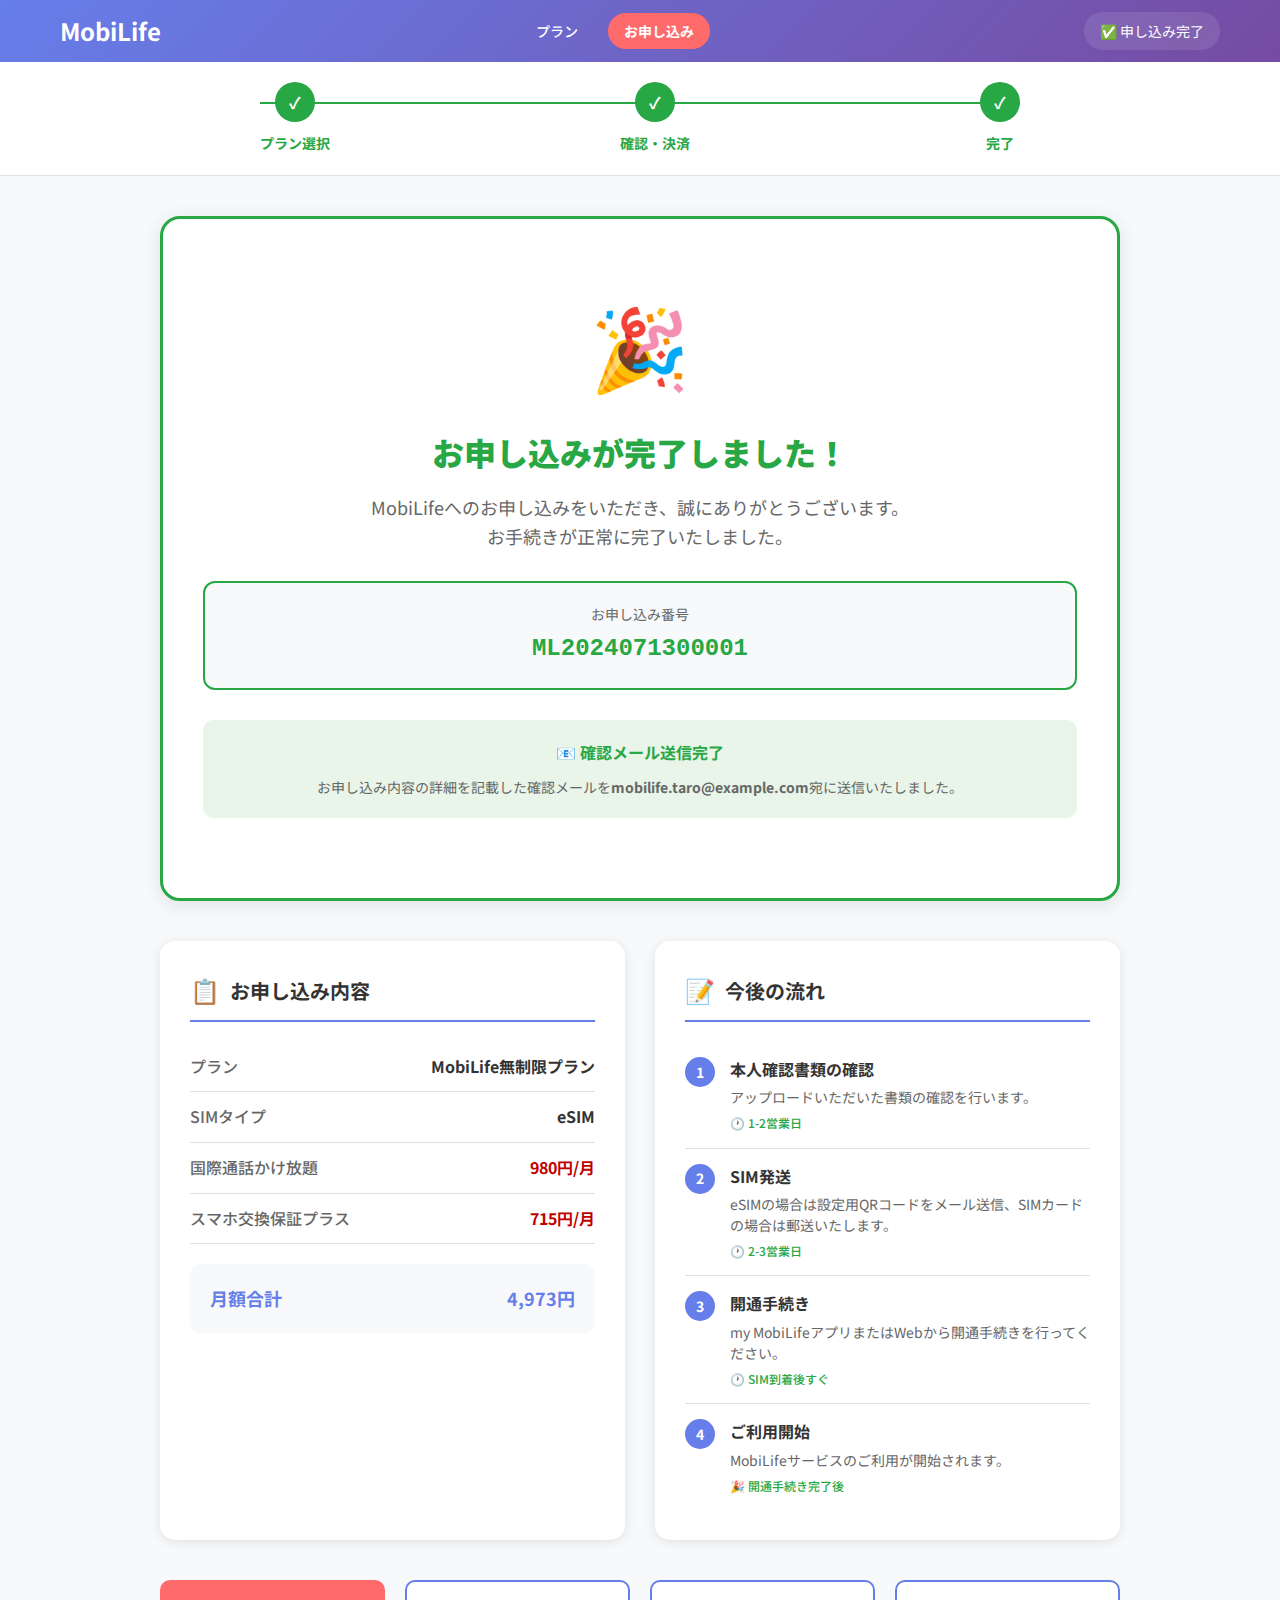
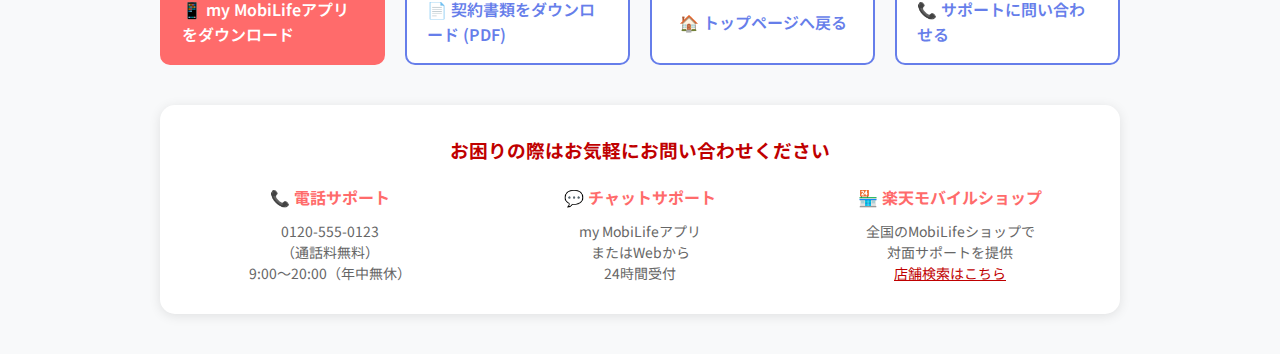
<file: complete.html>
<!DOCTYPE html>
<html lang="ja">
<head>
    <meta charset="UTF-8">
    <meta name="viewport" content="width=device-width, initial-scale=1.0">
    <title>お申し込み完了 | MobiLife</title>
    <link rel="preconnect" href="https://fonts.googleapis.com">
    <link rel="preconnect" href="https://fonts.gstatic.com" crossorigin>
    <link href="https://fonts.googleapis.com/css2?family=Noto+Sans+JP:wght@400;500;700;900&display=swap" rel="stylesheet">
    <script async="" data-project-name="sample-mobile-faq" src="https://helpfeel.com/projects/js/helpfeel-element.js"></script>
     <!-- Google tag (gtag.js) -->
     <script async src="https://www.googletagmanager.com/gtag/js?id=G-QVV636GRR7"></script>
     <script>
     window.dataLayer = window.dataLayer || [];
     function gtag(){dataLayer.push(arguments);}
     gtag('js', new Date());
 
       gtag('config', 'G-QVV636GRR7');
     </script>
     <style>
        * {
            margin: 0;
            padding: 0;
            box-sizing: border-box;
        }

        :root {
            --primary-color: #667eea;
            --primary-dark: #5a6fd8;
            --primary-light: #764ba2;
            --secondary-color: #ff6b6b;
            --accent-color: #28a745;
            --text-primary: #333333;
            --text-secondary: #666666;
            --background-primary: #ffffff;
            --background-secondary: #f5f5f5;
            --background-accent: #f8f9fa;
            --border-color: #e8e8e8;
            --transition-normal: 0.3s ease;
        }

        body {
            font-family: 'Noto Sans JP', sans-serif;
            background-color: var(--background-accent);
            color: var(--text-primary);
            line-height: 1.6;
        }

        /* ヘッダー */
        .header {
            background: linear-gradient(135deg, var(--primary-color) 0%, var(--primary-light) 100%);
            color: white;
            padding: 0;
            box-shadow: 0 2px 4px rgba(0,0,0,0.1);
        }

        .header-container {
            max-width: 1200px;
            margin: 0 auto;
            display: flex;
            justify-content: space-between;
            align-items: center;
            padding: 12px 20px;
        }

        .logo {
            font-size: 24px;
            font-weight: 700;
            text-decoration: none;
            color: white;
        }

        .nav {
            display: flex;
            list-style: none;
            gap: 30px;
        }

        .nav a {
            color: white;
            text-decoration: none;
            font-weight: 500;
            font-size: 14px;
            transition: opacity 0.3s;
        }

        .nav a:hover {
            opacity: 0.8;
        }

        .nav-cta {
            background: var(--secondary-color) !important;
            color: white !important;
            padding: 8px 16px !important;
            border-radius: 20px !important;
            font-weight: 700 !important;
        }

        .nav-cta:hover {
            background: #ff5252 !important;
            opacity: 1 !important;
        }

        .completion-badge {
            display: flex;
            align-items: center;
            gap: 10px;
            font-size: 14px;
            background: rgba(255,255,255,0.1);
            padding: 8px 16px;
            border-radius: 20px;
        }

        /* 進行状況インジケーター */
        .progress-container {
            background: white;
            border-bottom: 1px solid #e0e0e0;
            padding: 20px 0;
        }

        .progress-wrapper {
            max-width: 800px;
            margin: 0 auto;
            padding: 0 20px;
        }

        .progress-steps {
            display: flex;
            justify-content: space-between;
            position: relative;
        }

        .progress-steps::before {
            content: '';
            position: absolute;
            top: 20px;
            left: 0;
            right: 0;
            height: 2px;
            background: #28a745;
            z-index: 2;
        }

        .progress-step {
            display: flex;
            flex-direction: column;
            align-items: center;
            position: relative;
            z-index: 3;
        }

        .step-circle {
            width: 40px;
            height: 40px;
            border-radius: 50%;
            display: flex;
            align-items: center;
            justify-content: center;
            font-weight: 700;
            margin-bottom: 10px;
            background: #28a745;
            color: white;
            transition: all 0.3s;
        }

        .step-circle.completed {
            background: #28a745;
            color: white;
        }

        .step-label {
            font-size: 14px;
            font-weight: 500;
            text-align: center;
            color: #28a745;
            font-weight: 700;
        }

        /* メインコンテンツ */
        .main-container {
            max-width: 1000px;
            margin: 0 auto;
            padding: 40px 20px;
        }

        /* 完了メッセージ */
        .completion-hero {
            background: white;
            border-radius: 20px;
            padding: 60px 40px;
            text-align: center;
            margin-bottom: 40px;
            box-shadow: 0 4px 20px rgba(0,0,0,0.1);
            border: 3px solid #28a745;
        }

        .success-icon {
            font-size: 80px;
            color: #28a745;
            margin-bottom: 20px;
            animation: bounce 2s infinite;
        }

        @keyframes bounce {
            0%, 20%, 50%, 80%, 100% {
                transform: translateY(0);
            }
            40% {
                transform: translateY(-10px);
            }
            60% {
                transform: translateY(-5px);
            }
        }

        .completion-title {
            font-size: 32px;
            font-weight: 900;
            color: var(--accent-color);
            margin-bottom: 15px;
        }

        .completion-subtitle {
            font-size: 18px;
            color: #666;
            margin-bottom: 30px;
            line-height: 1.6;
        }

        .application-number {
            background: #f8f9fa;
            border: 2px solid #28a745;
            border-radius: 12px;
            padding: 20px;
            margin-bottom: 30px;
        }

        .application-number-label {
            font-size: 14px;
            color: #666;
            margin-bottom: 5px;
        }

        .application-number-value {
            font-size: 24px;
            font-weight: 700;
            color: var(--accent-color);
            font-family: monospace;
        }

        .email-confirmation {
            background: #e8f5e8;
            border-radius: 10px;
            padding: 20px;
            margin-bottom: 20px;
        }

        .email-confirmation h4 {
            color: #28a745;
            margin-bottom: 10px;
            font-size: 16px;
        }

        .email-confirmation p {
            font-size: 14px;
            color: #666;
        }

        /* コンテンツグリッド */
        .content-grid {
            display: grid;
            grid-template-columns: 1fr 1fr;
            gap: 30px;
            margin-bottom: 40px;
        }

        .content-section {
            background: white;
            border-radius: 15px;
            padding: 30px;
            box-shadow: 0 2px 12px rgba(0,0,0,0.1);
        }

        .section-title {
            font-size: 20px;
            font-weight: 700;
            color: #333;
            margin-bottom: 20px;
            padding-bottom: 10px;
            border-bottom: 2px solid var(--primary-color);
            display: flex;
            align-items: center;
            gap: 10px;
        }

        .section-icon {
            font-size: 24px;
        }

        /* 申し込み内容サマリー */
        .summary-item {
            display: flex;
            justify-content: space-between;
            align-items: center;
            padding: 12px 0;
            border-bottom: 1px solid #e0e0e0;
        }

        .summary-item:last-child {
            border-bottom: none;
        }

        .summary-label {
            font-weight: 500;
            color: #666;
        }

        .summary-value {
            font-weight: 700;
            color: #333;
        }

        .summary-price {
            font-weight: 700;
            color: #bf0000;
        }

        .total-summary {
            background: #f8f9fa;
            border-radius: 10px;
            padding: 20px;
            margin-top: 20px;
        }

        .total-item {
            display: flex;
            justify-content: space-between;
            align-items: center;
            font-size: 18px;
            font-weight: 700;
            color: var(--primary-color);
        }

        /* 次のステップ */
        .next-steps {
            list-style: none;
        }

        .next-step {
            display: flex;
            align-items: flex-start;
            gap: 15px;
            padding: 15px 0;
            border-bottom: 1px solid #e0e0e0;
        }

        .next-step:last-child {
            border-bottom: none;
        }

        .step-number {
            background: var(--primary-color);
            color: white;
            width: 30px;
            height: 30px;
            border-radius: 50%;
            display: flex;
            align-items: center;
            justify-content: center;
            font-weight: 700;
            font-size: 14px;
            flex-shrink: 0;
        }

        .step-content h4 {
            font-size: 16px;
            font-weight: 700;
            color: #333;
            margin-bottom: 5px;
        }

        .step-content p {
            font-size: 14px;
            color: #666;
            line-height: 1.5;
        }

        .step-timeline {
            font-size: 12px;
            color: #28a745;
            font-weight: 500;
            margin-top: 5px;
        }

        /* 重要情報 */
        .important-info {
            background: #fff3cd;
            border: 2px solid #ffc107;
            border-radius: 12px;
            padding: 20px;
            margin-bottom: 30px;
        }

        .important-info h4 {
            color: #856404;
            margin-bottom: 10px;
            font-size: 16px;
        }

        .important-info p {
            color: #856404;
            font-size: 14px;
            line-height: 1.5;
        }

        /* アクションボタン */
        .action-buttons {
            display: grid;
            grid-template-columns: repeat(auto-fit, minmax(200px, 1fr));
            gap: 20px;
            margin: 40px 0;
        }

        .action-button {
            display: flex;
            align-items: center;
            justify-content: center;
            gap: 10px;
            padding: 15px 20px;
            border-radius: 10px;
            text-decoration: none;
            font-weight: 600;
            transition: all 0.3s;
            border: 2px solid;
        }

        .action-button.primary {
            background: var(--secondary-color);
            color: white;
            border-color: var(--secondary-color);
        }

        .action-button.primary:hover {
            background: #ff5252;
            transform: translateY(-2px);
            box-shadow: 0 8px 20px rgba(255, 107, 107, 0.3);
        }

        .action-button.secondary {
            background: white;
            color: var(--primary-color);
            border-color: var(--primary-color);
        }

        .action-button.secondary:hover {
            background: var(--primary-color);
            color: white;
        }

        /* フッター情報 */
        .footer-info {
            background: white;
            border-radius: 15px;
            padding: 30px;
            box-shadow: 0 2px 12px rgba(0,0,0,0.1);
            text-align: center;
        }

        .contact-info {
            display: grid;
            grid-template-columns: repeat(auto-fit, minmax(200px, 1fr));
            gap: 30px;
            margin-top: 20px;
        }

        .contact-item {
            text-align: center;
        }

        .contact-item h4 {
            color: var(--secondary-color);
            margin-bottom: 10px;
            font-size: 16px;
        }

        .contact-item p {
            font-size: 14px;
            color: #666;
            line-height: 1.5;
        }

        /* レスポンシブ */
        @media (max-width: 768px) {
            .header-container {
                flex-direction: column;
                gap: 15px;
            }

            .nav {
                gap: 15px;
            }

            .nav a {
                font-size: 12px;
            }

            .content-grid {
                grid-template-columns: 1fr;
                gap: 20px;
            }

            .completion-hero {
                padding: 40px 20px;
            }

            .completion-title {
                font-size: 24px;
            }

            .success-icon {
                font-size: 60px;
            }

            .action-buttons {
                grid-template-columns: 1fr;
            }

            .contact-info {
                grid-template-columns: 1fr;
                gap: 20px;
            }

            .progress-steps {
                flex-direction: column;
                gap: 20px;
            }

            .progress-steps::before {
                display: none;
            }
        }
    </style>
</head>
<body>
    <!-- ヘッダー -->
    <header class="header">
        <div class="header-container">
            <a href="index.html" class="logo">MobiLife</a>
            <nav>
                <ul class="nav">
                    <li><a href="index.html#plan">プラン</a></li>
                    <li><a href="apply.html" class="nav-cta">お申し込み</a></li>
                </ul>
            </nav>
            <div class="completion-badge">
                ✅ 申し込み完了
            </div>
        </div>
    </header>

    <!-- 進行状況インジケーター -->
    <section class="progress-container">
        <div class="progress-wrapper">
            <div class="progress-steps">
                <div class="progress-step">
                    <div class="step-circle completed">✓</div>
                    <div class="step-label">プラン選択</div>
                </div>
                <div class="progress-step">
                    <div class="step-circle completed">✓</div>
                    <div class="step-label">確認・決済</div>
                </div>
                <div class="progress-step">
                    <div class="step-circle completed">✓</div>
                    <div class="step-label">完了</div>
                </div>
            </div>
        </div>
    </section>

    <!-- メインコンテンツ -->
    <main class="main-container">
        <!-- 完了メッセージ -->
        <section class="completion-hero">
            <div class="success-icon">🎉</div>
            <h1 class="completion-title">お申し込みが完了しました！</h1>
            <p class="completion-subtitle">
                MobiLifeへのお申し込みをいただき、誠にありがとうございます。<br>
                お手続きが正常に完了いたしました。
            </p>
            
            <div class="application-number">
                <div class="application-number-label">お申し込み番号</div>
                <div class="application-number-value">ML2024071300001</div>
            </div>

            <div class="email-confirmation">
                <h4>📧 確認メール送信完了</h4>
                <p>お申し込み内容の詳細を記載した確認メールを<strong>mobilife.taro@example.com</strong>宛に送信いたしました。</p>
            </div>
        </section>

        <!-- 重要なお知らせ */
        <div class="important-info">
            <h4>⚠️ 重要なお知らせ</h4>
            <p>SIM到着後、必ず「MobiLife回線の開通手続き」を行ってください。手続きを行わない場合、サービスがご利用いただけません。詳細は同封の案内書をご確認ください。</p>
        </div>

        <!-- コンテンツグリッド -->
        <div class="content-grid">
            <!-- 申し込み内容サマリー -->
            <section class="content-section">
                <h2 class="section-title">
                    <span class="section-icon">📋</span>
                    お申し込み内容
                </h2>
                
                <div class="summary-item">
                    <span class="summary-label">プラン</span>
                    <span class="summary-value">MobiLife無制限プラン</span>
                </div>
                <div class="summary-item">
                    <span class="summary-label">SIMタイプ</span>
                    <span class="summary-value">eSIM</span>
                </div>
                <div class="summary-item">
                    <span class="summary-label">国際通話かけ放題</span>
                    <span class="summary-price">980円/月</span>
                </div>
                <div class="summary-item">
                    <span class="summary-label">スマホ交換保証プラス</span>
                    <span class="summary-price">715円/月</span>
                </div>

                <div class="total-summary">
                    <div class="total-item">
                        <span>月額合計</span>
                        <span>4,973円</span>
                    </div>
                </div>
            </section>

            <!-- 次のステップ -->
            <section class="content-section">
                <h2 class="section-title">
                    <span class="section-icon">📝</span>
                    今後の流れ
                </h2>
                
                <ol class="next-steps">
                    <li class="next-step">
                        <div class="step-number">1</div>
                        <div class="step-content">
                            <h4>本人確認書類の確認</h4>
                            <p>アップロードいただいた書類の確認を行います。</p>
                            <div class="step-timeline">🕐 1-2営業日</div>
                        </div>
                    </li>
                    <li class="next-step">
                        <div class="step-number">2</div>
                        <div class="step-content">
                            <h4>SIM発送</h4>
                            <p>eSIMの場合は設定用QRコードをメール送信、SIMカードの場合は郵送いたします。</p>
                            <div class="step-timeline">🕐 2-3営業日</div>
                        </div>
                    </li>
                    <li class="next-step">
                        <div class="step-number">3</div>
                        <div class="step-content">
                            <h4>開通手続き</h4>
                            <p>my MobiLifeアプリまたはWebから開通手続きを行ってください。</p>
                            <div class="step-timeline">🕐 SIM到着後すぐ</div>
                        </div>
                    </li>
                    <li class="next-step">
                        <div class="step-number">4</div>
                        <div class="step-content">
                            <h4>ご利用開始</h4>
                            <p>MobiLifeサービスのご利用が開始されます。</p>
                            <div class="step-timeline">🎉 開通手続き完了後</div>
                        </div>
                    </li>
                </ol>
            </section>
        </div>

        <!-- アクションボタン -->
        <div class="action-buttons">
            <a href="#" class="action-button primary">
                📱 my MobiLifeアプリをダウンロード
            </a>
            <a href="#" class="action-button secondary">
                📄 契約書類をダウンロード (PDF)
            </a>
            <a href="index.html" class="action-button secondary">
                🏠 トップページへ戻る
            </a>
            <a href="#" class="action-button secondary">
                📞 サポートに問い合わせる
            </a>
        </div>

        <!-- フッター情報 -->
        <section class="footer-info">
            <h3 style="color: #bf0000; margin-bottom: 20px;">お困りの際はお気軽にお問い合わせください</h3>
            
            <div class="contact-info">
                <div class="contact-item">
                    <h4>📞 電話サポート</h4>
                    <p>
                        0120-555-0123<br>
                        （通話料無料）<br>
                        9:00〜20:00（年中無休）
                    </p>
                </div>
                <div class="contact-item">
                    <h4>💬 チャットサポート</h4>
                    <p>
                        my MobiLifeアプリ<br>
                        またはWebから<br>
                        24時間受付
                    </p>
                </div>
                <div class="contact-item">
                    <h4>🏪 楽天モバイルショップ</h4>
                    <p>
                        全国のMobiLifeショップで<br>
                        対面サポートを提供<br>
                        <a href="#" style="color: #bf0000;">店舗検索はこちら</a>
                    </p>
                </div>
            </div>
        </section>
    </main>
</body>
</html>
</file>
